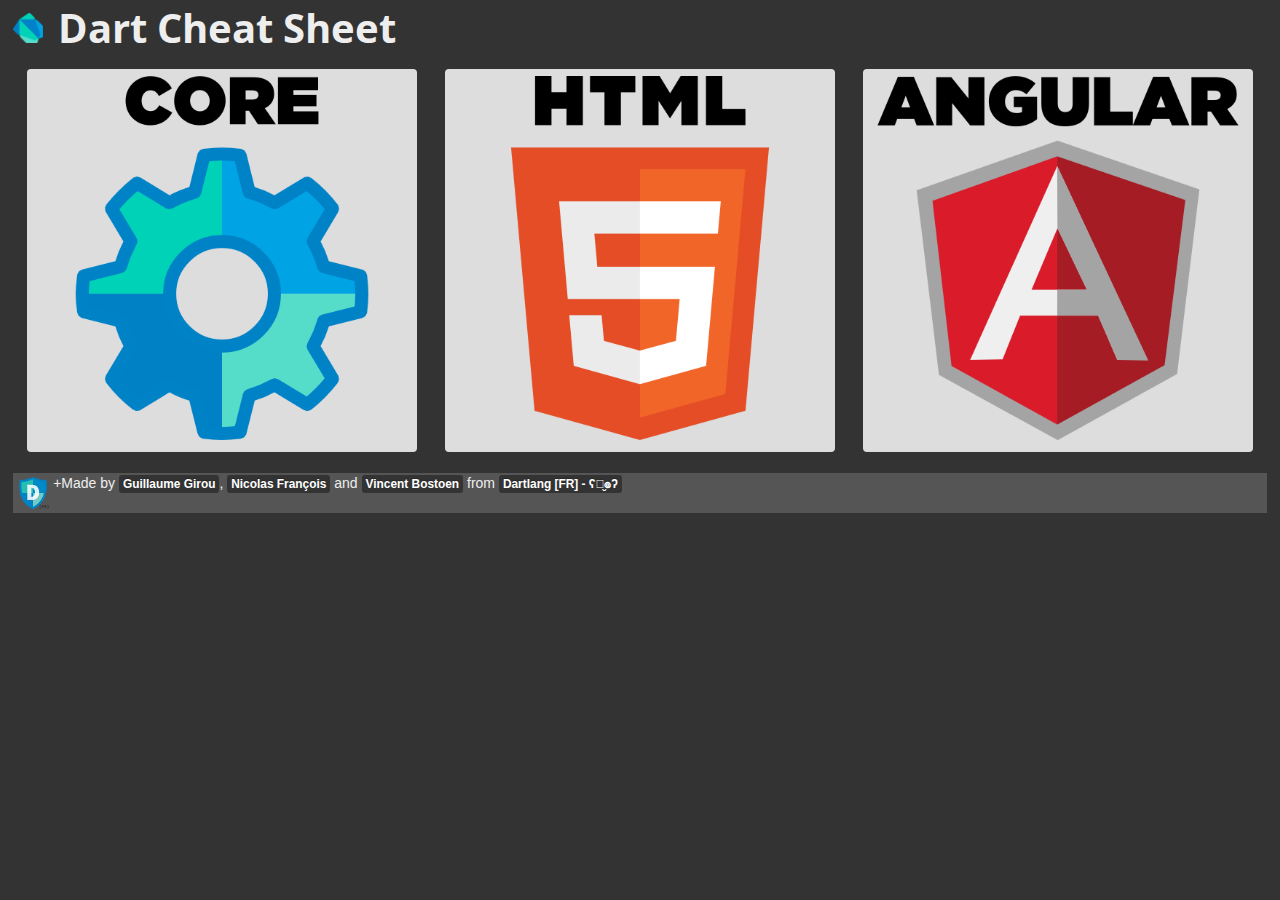
<file: index.html>
<!DOCTYPE html>
<html>
  <head>
    <title>Dart Cheat Sheet</title>
    <meta http-equiv="Content-Type" content="text/html; charset=utf-8" />
    <link href="./favicon.ico" rel="icon" type="image/x-icon" />
    <link href="./favicon.ico" rel="shortcut icon" type="image/x-icon">
    <link href="css/main.css" rel="stylesheet">
    <link href="css/html.css" rel="stylesheet">
    <link href='http://fonts.googleapis.com/css?family=Open+Sans+Condensed:700|Anton' rel='stylesheet' type='text/css'>
    <meta name="description" content="The cheat sheet references main classes and methods from Dart SDK.">
    <meta name="author" content="Guillaume Girou, Nicolas François, Vincent Bostoen">
    <meta name="viewport" content="width=device-width, initial-scale=1, maximum-scale=1">
    <style TYPE="text/css">
      .table {
        display: table; 
        width: 100%;
      }
    </style>
    <!-- Google Analytics -->
    <script>
      (function(i,s,o,g,r,a,m){i['GoogleAnalyticsObject']=r;i[r]=i[r]||function(){
      (i[r].q=i[r].q||[]).push(arguments)},i[r].l=1*new Date();a=s.createElement(o),
      m=s.getElementsByTagName(o)[0];a.async=1;a.src=g;m.parentNode.insertBefore(a,m)
      })(window,document,'script','//www.google-analytics.com/analytics.js','ga');
      
      ga('create', 'UA-42028125-2', 'dartlangfr.net');
      ga('send', 'pageview');
    </script>
  </head>
  <body>
    <div id="header">
      <h1>
        <img alt="Dart Logo" src="img/dart-logo.png"/>
        Dart Cheat Sheet
        <span class="noprint" style="display: inline">
        <span class="g-plusone" data-href="http://dartlangfr.net/dart-cheat-sheet/"></span>
        </span>
      </h1>
    </div>
    <div id="content">
      <div id="welcome">
        <div>
          <div>
            <a href="core.html" class="btn btn-default">
              <img src="img/core.png" style="width: 100%" alt="dart:core">
            </a>
          </div>
          <div>
            <a href="html.html" class="btn btn-default">
              <img src="img/html.png" style="width: 100%" alt="dart:html">
            </a>
          </div>
          <div>
            <a href="angular.html" class="btn btn-default">
              <img src="img/angular.png" style="width: 100%" alt="dart:html">
            </a>
          </div>
        </div>
      </div>
    </div>
    <div id="footer">
      <a href="https://plus.google.com/115816334172157652403">
        <img src="img/dartlangfr.png" alt="Dartlang [FR] - &#661;&#3663;&#814;&#3663;&#660;">
      </a>
      <div>
        +Made by <a href="http://plus.google.com/115049522200141162219"><span>Guillaume Girou</span></a>, <a href="http://plus.google.com/106226789128312528511"><span>Nicolas François</span></a> and <a href="http://plus.google.com/109253530406296308866"><span>Vincent Bostoen</span></a> from 
        <a href="https://plus.google.com/115816334172157652403"><span>Dartlang [FR] - ʕ๏̮๏ʔ</span></a><br>
      </div>
    </div>
    <!-- Google+ +1 button. -->
    <script type="text/javascript" src="https://apis.google.com/js/plusone.js">
      {parsetags: 'explicit'}
    </script>
    <script type="text/javascript">gapi.plusone.go("header");</script>
  </body>
</html>
</file>
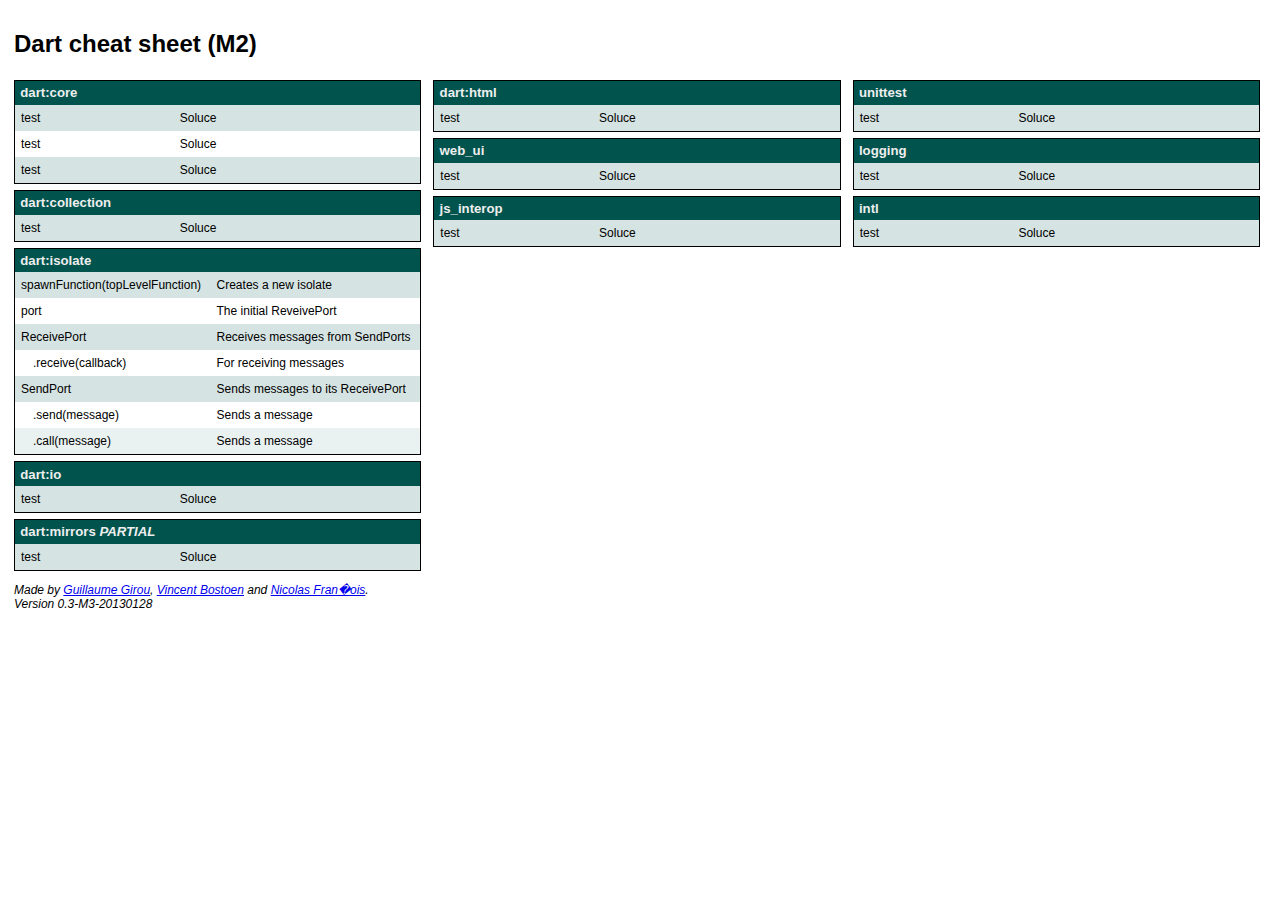
<file: cheatsheetgg.html>
<!doctype html>
<html itemscope="itemscope" itemtype="http://schema.org/WebPage">
<head>
<style type="text/css">
body {
padding: .5em 0 0 .5em;
font-family: "Open Sans","Helvetica Neue",Helvetica,Arial,sans-serif;
color: 333;
font-size: 12px;
-webkit-print-color-adjust: exact;
print-color-adjust: exact;
}

.table {
display: table;
width: 100%;
}

.table>* {
display: table-row;
}

.table>*>* {
display: table-cell;
}

.main {
table-layout: fixed;
}

.main>*>* {
padding: 0 1em 0 0;
}

.package {
border: solid 1px black;
margin: .5em 0 0 0;
overflow: hidden;
}

.package * {
margin: 0;
}

.package h3 {
padding: 0.4em;
font-size: 1.1em;
line-height: 1em;
background-color: #00544d;
color: #EEE;
}

.sheet>*>* {
padding: 0.5em;
}

.sheet>*:nth-child(even) {
background: #FFF;
}

.sheet>*:nth-child(odd) {
background: #d5e3e2;
}

.sheet>*.sub>* {
background: rgba(255,255,255,.5);
}

/*.sheet>*.sub:nth-child(even) {
background: #E8E8E8;
}

.sheet>*.sub:nth-child(odd) {
background: #DDD;
}*/

.sheet .sub>*:first-child {
text-indent: 1em;
}

.footer {
font-style: italic;
}
</style>
<title>Dart cheat sheet</title>
</head>
<body>
<h1>Dart cheat sheet (M2)</h1>
<div class="main table">
<div>
<div>
<div class="package">
<h3>dart:core</h3>
<div class="table sheet">
<div><div>test</div><div>Soluce</div></div>
<div><div>test</div><div>Soluce</div></div>
<div><div>test</div><div>Soluce</div></div>
</div>
</div>

<div class="package">
<h3>dart:collection</h3>
<div class="table sheet">
<div><div>test</div><div>Soluce</div></div>
</div>
</div>

<div class="package">
<h3>dart:isolate</h3>
<div class="table sheet">
<div><div>spawnFunction(topLevelFunction)</div><div>Creates a new isolate</div></div>
<div><div>port</div><div>The initial ReveivePort</div></div>
<div><div>ReceivePort</div><div>Receives messages from SendPorts</div></div>
<div class="sub"><div>.receive(callback)</div><div>For receiving messages</div></div>
<div><div>SendPort</div><div>Sends messages to its ReceivePort</div></div>
<div class="sub"><div>.send(message)</div><div>Sends a message</div></div>
<div class="sub"><div>.call(message)</div><div>Sends a message</div></div>
</div>
</div>

<div class="package">
<h3>dart:io</h3>
<div class="table sheet">
<div><div>test</div><div>Soluce</div></div>
</div>
</div>

<div class="package">
<h3>dart:mirrors <i>PARTIAL</i></h3>
<div class="table sheet">
<div><div>test</div><div>Soluce</div></div>
</div>
</div>
</div>
<div>
<div class="package">
<h3>dart:html</h3>
<div class="table sheet">
<div><div>test</div><div>Soluce</div></div>
</div>
</div>

<div class="package">
<h3>web_ui</h3>
<div class="table sheet">
<div><div>test</div><div>Soluce</div></div>
</div>
</div>

<div class="package">
<h3>js_interop</h3>
<div class="table sheet">
<div><div>test</div><div>Soluce</div></div>
</div>
</div>
</div>
<div>
<div class="package">
<h3>unittest</h3>
<div class="table sheet">
<div><div>test</div><div>Soluce</div></div>
</div>
</div>

<div class="package">
<h3>logging</h3>
<div class="table sheet">
<div><div>test</div><div>Soluce</div></div>
</div>
</div>

<div class="package">
<h3>intl</h3>
<div class="table sheet">
<div><div>test</div><div>Soluce</div></div>
</div>
</div>
</div>
</div>
</div>

<p class="footer">
Made by <a href="#todo">Guillaume Girou</a>, <a href="#todo">Vincent Bostoen</a> and <a href="#todo">Nicolas Fran�ois</a>.<br/>
Version 0.3-M3-20130128<br/>
</p>
</body>
</html>
</file>
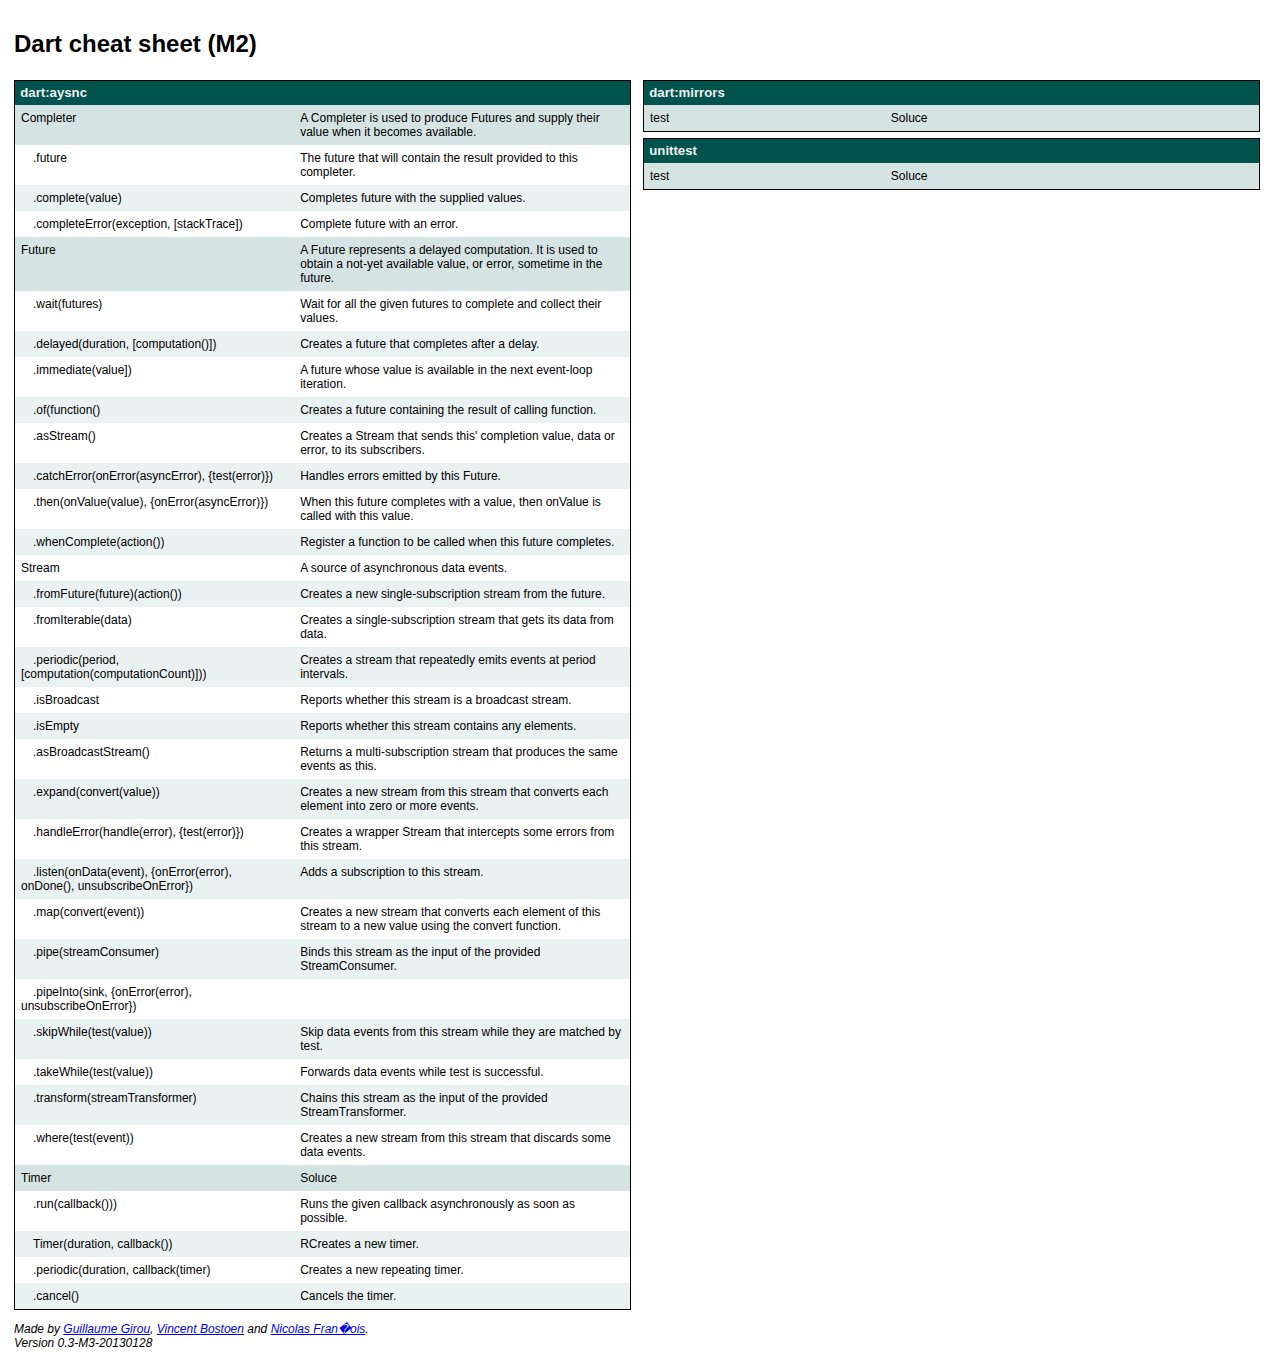
<file: cheatsheetnfr.html>
<!doctype html>
<html itemscope="itemscope" itemtype="http://schema.org/WebPage">
<head>
<style type="text/css">
body {
padding: .5em 0 0 .5em;
font-family: "Open Sans","Helvetica Neue",Helvetica,Arial,sans-serif;
color: 333;
font-size: 12px;
-webkit-print-color-adjust: exact;
print-color-adjust: exact;
}

.table {
display: table;
width: 100%;
}

.table>* {
display: table-row;
}

.table>*>* {
display: table-cell;
}

.main {
table-layout: fixed;
}

.main>*>* {
padding: 0 1em 0 0;
}

.package {
border: solid 1px black;
margin: .5em 0 0 0;
overflow: hidden;
}

.package * {
margin: 0;
}

.package h3 {
padding: 0.4em;
font-size: 1.1em;
line-height: 1em;
background-color: #00544d;
color: #EEE;
}

.sheet>*>* {
padding: 0.5em;
}

.sheet>*:nth-child(even) {
background: #FFF;
}

.sheet>*:nth-child(odd) {
background: #d5e3e2;
}

.sheet>*.sub>* {
background: rgba(255,255,255,.5);
}

/*.sheet>*.sub:nth-child(even) {
background: #E8E8E8;
}

.sheet>*.sub:nth-child(odd) {
background: #DDD;
}*/

.sheet .sub>*:first-child {
text-indent: 1em;
}

.sheet .sub .constructor {

}

.sheet .sub .static {

}

.footer {
font-style: italic;
}
</style>
<title>Dart cheat sheet</title>
</head>
<body>
<h1>Dart cheat sheet (M2)</h1>
<div class="main table">
	<div>
		<div>
			<div class="package">
				<h3>dart:aysnc</h3>
				<div class="table sheet">

					<div><div>Completer<T></div><div>A Completer is used to produce Futures and supply their value when it becomes available.</div></div>
					<div class="sub"><div>.future</div><div>The future that will contain the result provided to this completer.</div></div>
					<!--div class="sub"><div>.isCompleted</div><div>Whether the future has been completed.</div></div-->
					<div class="sub"><div>.complete(value)</div><div>Completes future with the supplied values.</div></div>
					<div class="sub"><div>.completeError(exception, [stackTrace])</div><div>Complete future with an error.</div></div>

					<div><div>Future<T></div><div>A Future represents a delayed computation. It is used to obtain a not-yet available value, or error, sometime in the future.</div></div>
					<div class="sub static"><div>.wait(futures)</div><div>Wait for all the given futures to complete and collect their values.</div></div>
					<div class="sub static"><div>.delayed(duration, [computation()])</div><div>Creates a future that completes after a delay.</div></div>
					<div class="sub constructor"><div>.immediate(value])</div><div>A future whose value is available in the next event-loop iteration.</div></div>
					<div class="sub constructor"><div>.of(function()</div><div>Creates a future containing the result of calling function.</div></div>
					<div class="sub constructor"><div>.asStream()</div><div>Creates a Stream that sends this' completion value, data or error, to its subscribers.</div></div>
					<div class="sub"><div>.catchError(onError(asyncError), {test(error)})</div><div>Handles errors emitted by this Future.</div></div>
					<div class="sub"><div>.then(onValue(value), {onError(asyncError)})</div><div>When this future completes with a value, then onValue is called with this value.</div></div>
					<div class="sub"><div>.whenComplete(action())</div><div>Register a function to be called when this future completes.</div></div>


					<div><div>Stream<T></div><div>A source of asynchronous data events.</div></div>
					<div class="sub constructor"><div>.fromFuture(future)(action())</div><div>Creates a new single-subscription stream from the future.</div></div>
					<div class="sub constructor"><div>.fromIterable(data)</div><div>Creates a single-subscription stream that gets its data from data.</div></div>
					<div class="sub constructor"><div>.periodic(period, [computation(computationCount)]))</div><div>Creates a stream that repeatedly emits events at period intervals.</div></div>
					<!--div class="sub"><div>.first</div><div>Returns the first element.</div></div-->
					<div class="sub"><div>.isBroadcast</div><div>Reports whether this stream is a broadcast stream.</div></div>
					<div class="sub"><div>.isEmpty</div><div>Reports whether this stream contains any elements.</div></div>
					<!--div class="sub"><div>.last</div><div>Returns the last element.</div></div-->
					<!--div class="sub"><div>.any(test(element))</div><div>Checks whether test accepts any element provided by this stream.</div></div-->
					<div class="sub"><div>.asBroadcastStream()</div><div>Returns a multi-subscription stream that produces the same events as this.</div></div>
					<!--div class="sub"><div>.contains(match)</div><div>Checks whether match occurs in the elements provided by this stream.</div></div-->
					<!--div class="sub"><div>.distinct([equals(previous, next)])</div><div>Checks whether test accepts all elements provided by this stream.</div></div-->
					<!--div class="sub"><div>.elementAt(index)</div><div>Returns the value of the indexth data event of this stream.</div></div-->
					<!--div class="sub"><div>.every(test(element))</div><div>Checks whether test accepts all elements provided by this stream.</div></div-->
					<div class="sub"><div>.expand(convert(value))</div><div>Creates a new stream from this stream that converts each element into zero or more events.</div></div>
					<!--div class="sub"><div>.firstWhere(test(value), {defaultValue()})</div><div>Finds the first element of this stream matching test.</div></div-->
					<div class="sub"><div>.handleError(handle(error), {test(error)})</div><div>Creates a wrapper Stream that intercepts some errors from this stream.</div></div>
					<!--div class="sub"><div>.lastWhere(test(value), {defaultValue()})</div><div>Finds the last element in this stream matching test.</div></div-->
					<div class="sub"><div>.listen(onData(event), {onError(error), onDone(), unsubscribeOnError})</div><div>Adds a subscription to this stream.</div></div>
					<div class="sub"><div>.map(convert(event))</div><div>Creates a new stream that converts each element of this stream to a new value using the convert function.</div></div>
					<!--div class="sub"><div>.max([compare(a,b)])</div><div>Finds the largest element in the stream.</div></div-->
					<!--div class="sub"><div>.min([compare(a, b)])</div><div>Finds the least element in the stream.</div></div-->
					<div class="sub"><div>.pipe(streamConsumer)</div><div>Binds this stream as the input of the provided StreamConsumer.</div></div>
					<div class="sub"><div>.pipeInto(sink, {onError(error), unsubscribeOnError})</div><div></div></div>
					<!--div class="sub"><div>.reduce(initialValue, combine(previous, element))</div><div>Reduces a sequence of values by repeatedly applying combine.</div></div-->
					<!--div class="sub"><div>.singleWhere(test(value))</div><div>Finds the single element in this stream matching test.</div></div-->
					<!--div class="sub"><div>.skip(count)</div><div>Skips the first count data events from this stream.</div></div-->
					<div class="sub"><div>.skipWhile(test(value))</div><div>Skip data events from this stream while they are matched by test.</div></div>
					<!--div class="sub"><div>.take(count)</div><div>Provides at most the first n values of this stream.</div></div-->
					<div class="sub"><div>.takeWhile(test(value))</div><div>Forwards data events while test is successful.</div></div>
					<!--div class="sub"><div>.toList()</div><div>Collects the data of this stream in a List</div></div-->
					<!--div class="sub"><div>.toSet()</div><div>Collects the data of this stream in a Set.</div></div-->
					<div class="sub"><div>.transform(streamTransformer)</div><div>Chains this stream as the input of the provided StreamTransformer.</div></div>
					<div class="sub"><div>.where(test(event))</div><div>Creates a new stream from this stream that discards some data events.</div></div>


					<div><div>Timer</div><div>Soluce</div></div>
					<div class="sub static"><div>.run(callback()))</div><div>Runs the given callback asynchronously as soon as possible.</div></div>
					<div class="sub constructor"><div>Timer(duration, callback())</div><div>RCreates a new timer.</div></div>
					<div class="sub constructor"><div>.periodic(duration, callback(timer)</div><div>Creates a new repeating timer.</div></div>
					<div class="sub"><div>.cancel()</div><div>Cancels the timer.</div></div>			


				</div>
			</div>
		</div>

		<div>
			<div class="package">
				<h3>dart:mirrors</h3>
				<div class="table sheet">
					<div><div>test</div><div>Soluce</div></div>
				</div>
			</div>
			
			<div class="package">
				<h3>unittest</h3>
				<div class="table sheet">
					<div><div>test</div><div>Soluce</div></div>
				</div>
			</div>
		</div>
	</div>
</div>


<p class="footer">
Made by <a href="#todo">Guillaume Girou</a>, <a href="#todo">Vincent Bostoen</a> and <a href="#todo">Nicolas Fran�ois</a>.<br/>
Version 0.3-M3-20130128<br/>
</p>
</body>
</html>
</file>
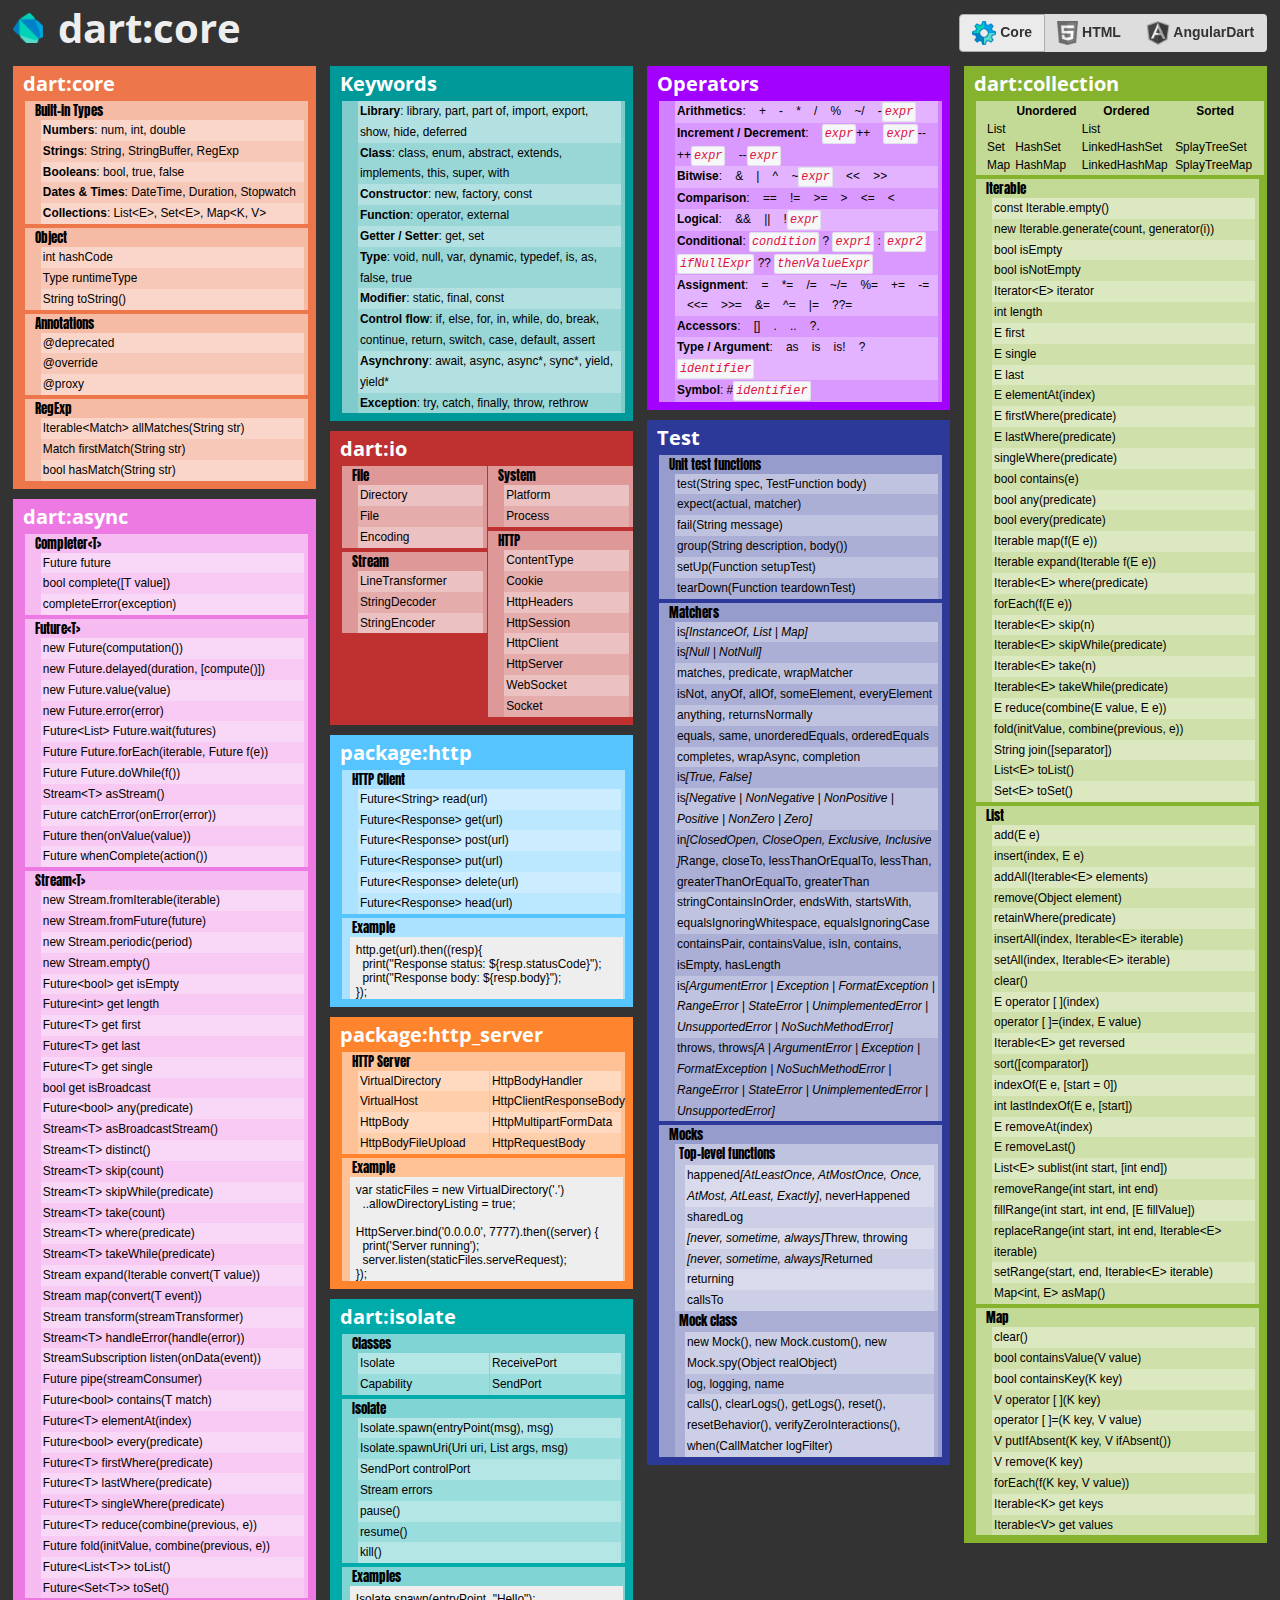
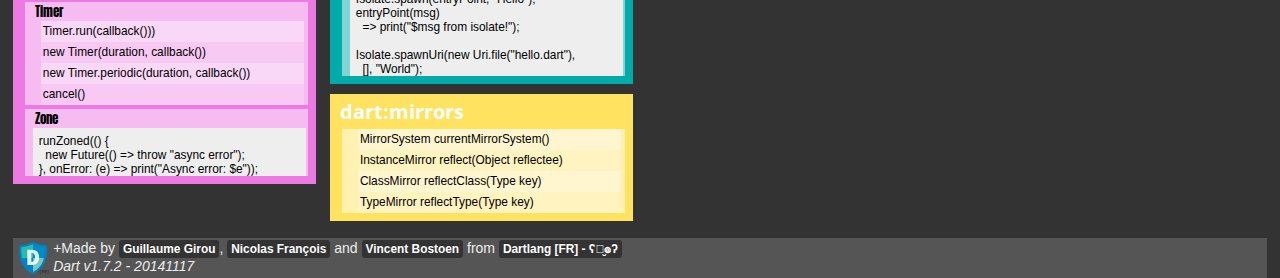
<file: core.html>
<!DOCTYPE html>
<html>
  <head>
    <title>Dart Cheat Sheet [Core]</title>
    <meta http-equiv="Content-Type" content="text/html; charset=utf-8" />
    <link href="./favicon.ico" rel="icon" type="image/x-icon" />
    <link href="./favicon.ico" rel="shortcut icon" type="image/x-icon">
    <link href="css/main.css" rel="stylesheet">
    <link href="css/core.css" rel="stylesheet">
    <link href='http://fonts.googleapis.com/css?family=Open+Sans+Condensed:700%7CAnton' rel='stylesheet' type='text/css'>
    <meta name="description" content="The cheat sheet references main classes and methods from Dart SDK.">
    <meta name="author" content="Guillaume Girou, Nicolas François, Vincent Bostoen">
    <meta name="viewport" content="width=device-width, initial-scale=1, maximum-scale=1">
    <!-- Google Analytics -->
    <script>
      (function(i,s,o,g,r,a,m){i['GoogleAnalyticsObject']=r;i[r]=i[r]||function(){
      (i[r].q=i[r].q||[]).push(arguments)},i[r].l=1*new Date();a=s.createElement(o),
      m=s.getElementsByTagName(o)[0];a.async=1;a.src=g;m.parentNode.insertBefore(a,m)
      })(window,document,'script','//www.google-analytics.com/analytics.js','ga');
      
      ga('create', 'UA-42028125-2', 'dartlangfr.net');
      ga('send', 'pageview');
    </script>
  </head>
  <body>
    <div id="header">
      <h1>
        <img alt="Dart Logo" src="img/dart-logo.png"/>
        dart:core
        <span class="noprint" style="display: inline">
          <span class="g-plusone" data-href="http://dartlangfr.net/dart-cheat-sheet/"></span>
        </span>
      </h1>
      <div class="nav">
        <ul>
          <li>
            <div class="btn-group">
              <a href="core.html" class="btn btn-default active"><img src="img/core32.png" alt="Core"> Core</a>
              <a href="html.html" class="btn btn-default"><img src="img/html32.png" alt="HTML"> HTML</a>
              <a href="angular.html" class="btn btn-default"><img src="img/angular32.png" alt="HTML"> AngularDart</a>
            </div>
          </li>
        </ul>
      </div>
    </div>
    <div id="content">
      <div class="grid">
        <div id="core-section" class="section-container">
          <p>dart:core</p>
          <div class="section">
            <p>Built-in Types</p>
            <ul class="section-content">
              <li><b>Numbers</b>: num, int, double</li>
              <li><b>Strings</b>: String, StringBuffer, RegExp</li>
              <li><b>Booleans</b>: bool, true, false</li>
              <li><b>Dates &amp; Times</b>: DateTime, Duration, Stopwatch</li>
              <li><b>Collections</b>: List&lt;E&gt;, Set&lt;E&gt;, Map&lt;K, V&gt;</li>
            </ul>
          </div>
          <div class="section">
            <p>Object</p>
            <ul class="section-content">
              <li>int hashCode</li>
              <li>Type runtimeType</li>
              <li>String toString()</li>
            </ul>
          </div>
          <div class="section">
            <p>Annotations</p>
            <ul class="section-content">
              <li>@deprecated</li>
              <li>@override</li>
              <li>@proxy</li>
            </ul>
          </div>
          <div class="section">
            <p>RegExp</p>
            <ul class="section-content">
              <li>Iterable&lt;Match&gt; allMatches(String str)</li>
              <li>Match firstMatch(String str)</li>
              <li>bool hasMatch(String str)</li>
            </ul>
          </div>
        </div>
        <div id="async-section" class="section-container">
          <p>dart:async</p>
          <div class="section">
            <p>Completer&lt;T&gt;</p>
            <ul class="section-content">
              <li>Future future</li>
              <li>bool complete([T value])</li>
              <li>completeError(exception)</li>
            </ul>
          </div>
          <div class="section">
            <p>Future&lt;T&gt;</p>
            <ul class="section-content">
              <li>new Future(computation())</li>
              <li>new Future.delayed(duration, [compute()])</li>
              <li>new Future.value(value)</li>
              <li>new Future.error(error)</li>
              <li>Future&lt;List&gt; Future.wait(futures)</li>
              <li>Future Future.forEach(iterable, Future f(e))</li>
              <li>Future Future.doWhile(f())</li>
              <li>Stream&lt;T&gt; asStream()</li>
              <li>Future catchError(onError(error))</li>
              <li>Future then(onValue(value))</li>
              <li>Future whenComplete(action())</li>
            </ul>
          </div>
          <div class="section">
            <p>Stream&lt;T&gt;</p>
            <ul class="section-content">
              <li>new Stream.fromIterable(iterable)</li>
              <li>new Stream.fromFuture(future)</li>
              <li>new Stream.periodic(period)</li>
              <li>new Stream.empty()</li>
              <li>Future&lt;bool&gt; get isEmpty</li>
              <li>Future&lt;int&gt; get length</li>
              <li>Future&lt;T&gt; get first</li>
              <li>Future&lt;T&gt; get last</li>
              <li>Future&lt;T&gt; get single</li>
              <li>bool get isBroadcast</li>
              <li>Future&lt;bool&gt; any(predicate)</li>
              <li>Stream&lt;T&gt; asBroadcastStream()</li>
              <li>Stream&lt;T&gt; distinct()</li>
              <li>Stream&lt;T&gt; skip(count)</li>
              <li>Stream&lt;T&gt; skipWhile(predicate)</li>
              <li>Stream&lt;T&gt; take(count)</li>
              <li>Stream&lt;T&gt; where(predicate)</li>
              <li>Stream&lt;T&gt; takeWhile(predicate)</li>
              <li>Stream expand(Iterable convert(T value))</li>
              <li>Stream map(convert(T event))</li>
              <li>Stream transform(streamTransformer)</li>
              <li>Stream&lt;T&gt; handleError(handle(error))</li>
              <li>StreamSubscription listen(onData(event))</li>
              <li>Future pipe(streamConsumer)</li>
              <li>Future&lt;bool&gt; contains(T match)</li>
              <li>Future&lt;T&gt; elementAt(index)</li>
              <li>Future&lt;bool&gt; every(predicate)</li>
              <li>Future&lt;T&gt; firstWhere(predicate)</li>
              <li>Future&lt;T&gt; lastWhere(predicate)</li>
              <li>Future&lt;T&gt; singleWhere(predicate)</li>
              <li>Future&lt;T&gt; reduce(combine(previous, e))</li>
              <li>Future fold(initValue, combine(previous, e))</li>
              <li>Future&lt;List&lt;T&gt;&gt; toList()</li>
              <li>Future&lt;Set&lt;T&gt;&gt; toSet()</li>
            </ul>
          </div>
          <div class="section">
            <p>Timer</p>
            <ul class="section-content">
              <li>Timer.run(callback()))</li>
              <li>new Timer(duration, callback())</li>
              <li>new Timer.periodic(duration, callback())</li>
              <li>cancel()</li>
            </ul>
          </div>
          <div class="section">
            <p>Zone</p>
            <pre class="lang-dart">
<span class="pln">runZoned</span><span class="pun">(()</span><span class="pln"> </span><span class="pun">{</span><span class="pln">
  </span><span class="kwd">new</span><span class="pln"> </span><span class="typ">Future</span><span class="pun">(()</span><span class="pln"> </span><span class="pun">=&gt;</span><span class="pln"> </span><span class="kwd">throw</span><span class="pln"> </span><span class="str">"async error"</span><span class="pun">);</span><span class="pln">
</span><span class="pun">},</span><span class="pln"> onError</span><span class="pun">:</span><span class="pln"> </span><span class="pun">(</span><span class="pln">e</span><span class="pun">)</span><span class="pln"> </span><span class="pun">=&gt;</span><span class="pln"> </span><span class="kwd">print</span><span class="pun">(</span><span class="str">"Async error: $e"</span><span class="pun">));</span></pre>
          </div>
        </div>
        <div id="keyword-section" class="section-container">
          <p>Keywords</p>
          <div class="section">
            <ul class="section-content">
              <li><b>Library</b>: library, part, part of, import, export, show, hide, deferred</li>
              <li><b>Class</b>: class, enum, abstract, extends, implements, this, super, with</li>
              <li><b>Constructor</b>: new, factory, const</li>
              <li><b>Function</b>: operator, external</li>
              <li><b>Getter / Setter</b>: get, set</li>
              <li><b>Type</b>: void, null, var, dynamic, typedef, is, as, false, true</li>
              <li><b>Modifier</b>: static, final, const</li>
              <li><b>Control flow</b>: if, else, for, in, while, do, break, continue, return, switch, case, default, assert</li>
              <li><b>Asynchrony</b>: await, async, async*, sync*, yield, yield*</li>
              <li><b>Exception</b>: try, catch, finally, throw, rethrow</li>
            </ul>
          </div>
        </div>
        <div id="io-section" class="section-container">
          <p>dart:io</p>
          <div class="section-group">
            <div class="section">
              <p>File</p>
              <ul class="section-content">
                <li>Directory</li>
                <li>File</li>
                <li>Encoding</li>
              </ul>
            </div>
            <div class="section">
              <p>Stream</p>
              <ul class="section-content">
                <li>LineTransformer</li>
                <li>StringDecoder</li>
                <li>StringEncoder</li>
              </ul>
            </div>
            <div class="section">
              <p>System</p>
              <ul class="section-content">
                <li>Platform</li>
                <li>Process</li>
              </ul>
            </div>
            <div class="section">
              <p>HTTP</p>
              <ul class="section-content">
                <li>ContentType</li>
                <li>Cookie</li>
                <li>HttpHeaders</li>
                <li>HttpSession</li>
                <li>HttpClient</li>
                <li>HttpServer</li>
                <li>WebSocket</li>
                <li>Socket</li>
              </ul>
            </div>
          </div>
        </div>
        <div id="http-client-section" class="section-container">
          <p>package:http</p>
            <div class="section">
              <p>HTTP Client</p>
              <ul class="section-content">
                <li>Future&lt;String&gt; read(url)</li>
                <li>Future&lt;Response&gt; get(url)</li>
                <li>Future&lt;Response&gt; post(url)</li>
                <li>Future&lt;Response&gt; put(url)</li>
                <li>Future&lt;Response&gt; delete(url)</li>
                <li>Future&lt;Response&gt; head(url)</li>
              </ul>
            </div>
            <div class="section">
              <p>Example</p>
              <pre class="lang-dart">
<span class="pln">http</span><span class="pun">.</span><span class="kwd">get</span><span class="pun">(</span><span class="pln">url</span><span class="pun">).</span><span class="kwd">then</span><span class="pun">((</span><span class="pln">resp</span><span class="pun">){</span><span class="pln">
  </span><span class="kwd">print</span><span class="pun">(</span><span class="str">"Response status: ${resp.statusCode}"</span><span class="pun">);</span><span class="pln">
  </span><span class="kwd">print</span><span class="pun">(</span><span class="str">"Response body: ${resp.body}"</span><span class="pun">);</span><span class="pln">
</span><span class="pun">});</span></pre>
            </div>
        </div>
        <div id="http-server-section" class="section-container">
          <p>package:http_server</p>
            <div class="section">
              <p>HTTP Server</p>
              <ul class="section-content column2">
                <li>VirtualDirectory</li>
                <li>VirtualHost</li>
                <li>HttpBody</li>
                <li>HttpBodyFileUpload</li>
                <li>HttpBodyHandler</li>
                <li>HttpClientResponseBody</li>
                <li>HttpMultipartFormData</li>
                <li>HttpRequestBody</li>
             </ul>
            </div>
            <div class="section">
              <p>Example</p>
              <pre class="lang-dart">
<span class="kwd">var</span><span class="pln"> staticFiles </span><span class="pun">=</span><span class="pln"> </span><span class="kwd">new</span><span class="pln"> </span><span class="typ">VirtualDirectory</span><span class="pun">(</span><span class="str">'.'</span><span class="pun">)</span><span class="pln">
  </span><span class="pun">..</span><span class="pln">allowDirectoryListing </span><span class="pun">=</span><span class="pln"> </span><span class="kwd">true</span><span class="pun">;</span><span class="pln">

</span><span class="typ">HttpServer</span><span class="pun">.</span><span class="pln">bind</span><span class="pun">(</span><span class="str">'0.0.0.0'</span><span class="pun">,</span><span class="pln"> </span><span class="lit">7777</span><span class="pun">).</span><span class="kwd">then</span><span class="pun">((</span><span class="pln">server</span><span class="pun">)</span><span class="pln"> </span><span class="pun">{</span><span class="pln">
  </span><span class="kwd">print</span><span class="pun">(</span><span class="str">'Server running'</span><span class="pun">);</span><span class="pln">
  server</span><span class="pun">.</span><span class="pln">listen</span><span class="pun">(</span><span class="pln">staticFiles</span><span class="pun">.</span><span class="pln">serveRequest</span><span class="pun">);</span><span class="pln">
</span><span class="pun">});</span></pre>
          </div>
        </div>
        <div id="isolate-section" class="section-container">
          <p>dart:isolate</p>
            <div class="section">
              <p>Classes</p>
              <ul class="section-content column2">
                <li>Isolate</li>
                <li>Capability</li>
                <li>ReceivePort</li>
                <li>SendPort</li>
              </ul>
            </div>
            <div class="section">
              <p>Isolate</p>
              <ul class="section-content">
                <li>Isolate.spawn(entryPoint(msg), msg)</li>
                <li>Isolate.spawnUri(Uri uri, List args, msg)</li>
                <li>SendPort controlPort</li>
                <li>Stream errors</li>
                <li>pause()</li>
                <li>resume()</li>
                <li>kill()</li>
              </ul>
            </div>
            <div class="section">
            <p>Examples</p>
            <pre style="" class="lang-dart"><span class="pln">Isolate</span><span class="pun">.</span><span class="pln">spawn</span><span class="pun">(</span><span class="pln">entryPoint</span><span class="pun">,</span><span class="pln"> </span><span class="str">"Hello"</span><span class="pun">);</span><span class="pln">
</span><span class="pln">entryPoint</span><span class="pun">(</span><span class="pln">msg</span><span class="pun">)</span><span class="pln"> </span><span class="pln">
  </span><span class="pun">=&gt;</span><span class="pln"> print</span><span class="pun">(</span><span class="str">"$msg from isolate!"</span><span class="pun">);</span><span class="pln">

Isolate</span><span class="pun">.</span><span class="pln">spawnUri</span><span class="pun">(</span><span class="kwd">new</span><span class="pln"> Uri</span><span class="pun">.</span><span class="pln">file</span><span class="pun">(</span><span class="str">"hello.dart"</span><span class="pun">),</span><span class="pln">
  </span><span class="pun">[],</span><span class="pln"> </span><span class="str">"World"</span><span class="pun">);</span></pre>
          </div>
        </div>
        <div id="mirrors-section" class="section-container">
          <p>dart:mirrors</p>
          <div class="section">
            <ul class="section-content">
              <li>MirrorSystem currentMirrorSystem()</li>
              <li>InstanceMirror reflect(Object reflectee)</li>
              <li>ClassMirror reflectClass(Type key)</li>
              <li>TypeMirror reflectType(Type key)</li>
            </ul>
          </div>
        </div>
        <div id="operators-section" class="section-container">
          <p>Operators</p>
          <div class="section">
            <ul class="section-content">
              <li><b>Arithmetics</b>: &nbsp;&nbsp; + &nbsp;&nbsp; - &nbsp;&nbsp; * &nbsp;&nbsp; / &nbsp;&nbsp; %
                &nbsp;&nbsp; ~/ &nbsp;&nbsp; -<em class="replaceable"><code>expr</code></em>
              </li>
              <li><b>Increment / Decrement</b>: &nbsp;&nbsp; <em class="replaceable"><code>expr</code></em>++
                &nbsp;&nbsp; <em class="replaceable"><code>expr</code></em>-- &nbsp;&nbsp;
                ++<em class="replaceable"><code>expr</code></em> &nbsp;&nbsp;
                --<em class="replaceable"><code>expr</code></em>
              </li>
              <li><b>Bitwise</b>: &nbsp;&nbsp; &amp; &nbsp;&nbsp; | &nbsp;&nbsp; ^ &nbsp;&nbsp; ~<em class="replaceable"><code>expr</code></em> &nbsp;&nbsp; &lt;&lt; &nbsp;&nbsp; &gt;&gt;</li>
              <li><b>Comparison</b>: &nbsp;&nbsp; == &nbsp;&nbsp; !=
                &nbsp;&nbsp; &gt;= &nbsp;&nbsp; &gt; &nbsp;&nbsp;
                &lt;= &nbsp;&nbsp; &lt; &nbsp;&nbsp; 
              </li>
              <li><b>Logical</b>: &nbsp;&nbsp; &amp;&amp; &nbsp;&nbsp; || &nbsp;&nbsp; !<em class="replaceable"><code>expr</code></em></li>
              <li><b>Conditional</b>: <em class="replaceable"><code>condition</code></em> ?
                <em class="replaceable"><code>expr1</code></em> :
                <em class="replaceable"><code>expr2</code></em><br>
                <em class="replaceable"><code>ifNullExpr</code></em> ??
                <em class="replaceable"><code>thenValueExpr</code></em>
              </li>
              <li><b>Assignment</b>: &nbsp;&nbsp; = &nbsp;&nbsp; *= &nbsp;&nbsp; /=
                &nbsp;&nbsp; ~/= &nbsp;&nbsp; %= &nbsp;&nbsp; += &nbsp;&nbsp; -=
                &nbsp;&nbsp; &lt;&lt;= &nbsp;&nbsp; &gt;&gt;= &nbsp;&nbsp; &amp;=
                &nbsp;&nbsp; ^= &nbsp;&nbsp; |= &nbsp;&nbsp; ??=
              </li>
              <li><b>Accessors</b>: &nbsp;&nbsp; [] &nbsp;&nbsp; . &nbsp;&nbsp; .. &nbsp;&nbsp; ?.</li>
              <li><b>Type / Argument</b>: &nbsp;&nbsp; as &nbsp;&nbsp; is &nbsp;&nbsp; is! &nbsp;&nbsp; ?<em class="replaceable"><code>identifier</code></em></li>
              <li><b>Symbol</b>: #<code>identifier</code></li>
            </ul>
          </div>
        </div>
        <div id="test-section" class="section-container">
          <p>Test</p>
          <div class="section">
            <p>Unit test functions</p>
            <ul class="section-content">
              <li>test(String spec, TestFunction body)</li>
              <li>expect(actual, matcher)</li>
              <li>fail(String message)</li>
              <li>group(String description, body())</li>
              <li>setUp(Function setupTest)</li>
              <li>tearDown(Function teardownTest)</li>
            </ul>
          </div>
          <div class="section">
            <p>Matchers</p>
            <ul class="section-content">
              <li>is<i>[InstanceOf, List | Map]</i></li>
              <li>is<i>[Null | NotNull]</i></li>
              <li>matches, predicate, wrapMatcher</li>
              <li>isNot, anyOf, allOf, someElement, everyElement</li>
              <li>anything, returnsNormally</li>
              <li>equals, same, unorderedEquals, orderedEquals</li>
              <li>completes, wrapAsync, completion</li>
              <li>is<i>[True, False]</i></li>
              <li>is<i>[Negative | NonNegative | NonPositive | Positive | NonZero | Zero]</i></li>
              <li>in<i>[ClosedOpen, CloseOpen, Exclusive, Inclusive ]</i>Range, closeTo, lessThanOrEqualTo, lessThan, greaterThanOrEqualTo, greaterThan</li>
              <li>stringContainsInOrder, endsWith, startsWith, equalsIgnoringWhitespace, equalsIgnoringCase</li>
              <li>containsPair, containsValue, isIn, contains, isEmpty, hasLength</li>
              <li>is<i>[ArgumentError | Exception | FormatException | RangeError | StateError | UnimplementedError | UnsupportedError | NoSuchMethodError]</i></li>
              <li>throws, throws<i>[A | ArgumentError | Exception | FormatException | NoSuchMethodError | RangeError | StateError | UnimplementedError | UnsupportedError]</i></li>
            </ul>
          </div>
          <div class="section">
            <p>Mocks</p>
            <ul class="section-content">
              <li class="section-content">
                <p>Top-level functions</p>
                <ul class="section-content">
                  <li>happened<i>[AtLeastOnce, AtMostOnce, Once, AtMost, AtLeast, Exactly]</i>, neverHappened</li>
                  <li>sharedLog</li>
                  <li><i>[never, sometime, always]</i>Threw, throwing</li>
                  <li><i>[never, sometime, always]</i>Returned</li>
                  <li>returning</li>
                  <li>callsTo</li>
                </ul>
              </li>
              <li class="section-content">
                <p>Mock class</p>
                <ul class="section-content">
                  <li>new Mock(), new Mock.custom(), new Mock.spy(Object realObject)</li>
                  <li>log, logging, name</li>
                  <li>calls(), clearLogs(), getLogs(), reset(), resetBehavior(), verifyZeroInteractions(), when(CallMatcher logFilter)</li>
                </ul>
              </li>
            </ul>
          </div>
        </div>
        <div id="collection-section" class="section-container">
          <p>dart:collection</p>
          <table class="section table table-condensed">
            <thead>
              <tr>
                <th></th>
                <th>Unordered</th>
                <th>Ordered</th>
                <th>Sorted</th>
              </tr>
            </thead>
            <tbody>
              <tr>
                <td>List</td>
                <td></td>
                <td>List</td>
                <td></td>
              </tr>
              <tr>
                <td>Set</td>
                <td>HashSet</td>
                <td>LinkedHashSet</td>
                <td>SplayTreeSet</td>
                <td></td>
              </tr>
              <tr>
                <td>Map</td>
                <td>HashMap</td>
                <td>LinkedHashMap</td>
                <td>SplayTreeMap</td>
              </tr>
            </tbody>
          </table>
          <div class="section">
            <p>Iterable</p>
            <ul class="section-content">
              <li>const Iterable.empty()</li>
              <li>new Iterable.generate(count, generator(i))</li>
              <li>bool isEmpty</li>
              <li>bool isNotEmpty</li>
              <li>Iterator&lt;E&gt; iterator</li>
              <li>int length</li>
              <li>E first</li>
              <li>E single</li>
              <li>E last</li>
              <li>E elementAt(index)</li>
              <li>E firstWhere(predicate)</li>
              <li>E lastWhere(predicate)</li>
              <li>singleWhere(predicate)</li>
              <li>bool contains(e)</li>
              <li>bool any(predicate)</li>
              <li>bool every(predicate)</li>
              <li>Iterable map(f(E e))</li>
              <li>Iterable expand(Iterable f(E e))</li>
              <li>Iterable&lt;E&gt; where(predicate)</li>
              <li>forEach(f(E e))</li>
              <li>Iterable&lt;E&gt; skip(n)</li>
              <li>Iterable&lt;E&gt; skipWhile(predicate)</li>
              <li>Iterable&lt;E&gt; take(n)</li>
              <li>Iterable&lt;E&gt; takeWhile(predicate)</li>
              <li>E reduce(combine(E value, E e))</li>
              <li>fold(initValue, combine(previous, e))</li>
              <li>String join([separator])</li>
              <li>List&lt;E&gt; toList()</li>
              <li>Set&lt;E&gt; toSet()</li>
            </ul>
          </div>
          <div class="section">
            <p>List</p>
            <ul class="section-content">
              <li>add(E e)</li>
              <li>insert(index, E e)</li>
              <li>addAll(Iterable&lt;E&gt; elements)</li>
              <li>remove(Object element)</li>
              <li>retainWhere(predicate)</li>
              <li>insertAll(index, Iterable&lt;E&gt; iterable)</li>
              <li>setAll(index, Iterable&lt;E&gt; iterable)</li>
              <li>clear()</li>
              <li>E operator [&nbsp;](index)</li>
              <li>operator [&nbsp;]=(index, E value)</li>
              <li>Iterable&lt;E&gt; get reversed</li>
              <li>sort([comparator])</li>
              <li>indexOf(E e, [start = 0])</li>
              <li>int lastIndexOf(E e, [start])</li>
              <li>E removeAt(index)</li>
              <li>E removeLast()</li>
              <li>List&lt;E&gt; sublist(int start, [int end])</li>
              <li>removeRange(int start, int end)</li>
              <li>fillRange(int start, int end, [E fillValue])</li>
              <li>replaceRange(int start, int end, Iterable&lt;E&gt; iterable)</li>
              <li>setRange(start, end, Iterable&lt;E&gt; iterable)</li>
              <li>Map&lt;int, E&gt; asMap()</li>
            </ul>
          </div>
          <div class="section">
            <p>Map</p>
            <ul class="section-content">
              <li>clear()</li>
              <li>bool containsValue(V value)</li>
              <li>bool containsKey(K key)</li>
              <li>V operator [&nbsp;](K key)</li>
              <li>operator [&nbsp;]=(K key, V value)</li>
              <li>V putIfAbsent(K key, V ifAbsent())</li>
              <li>V remove(K key)</li>
              <li>forEach(f(K key, V value))</li>
              <li>Iterable&lt;K&gt; get keys</li>
              <li>Iterable&lt;V&gt; get values</li>
            </ul>
          </div>
        </div>
      </div>
    </div>
    <div id="footer">
      <a href="https://plus.google.com/115816334172157652403">
        <img src="img/dartlangfr.png" alt="Dartlang [FR] - &#661;&#3663;&#814;&#3663;&#660;">
      </a>
      <div>
        +Made by <a href="http://plus.google.com/115049522200141162219"><span>Guillaume Girou</span></a>, <a href="http://plus.google.com/106226789128312528511"><span>Nicolas François</span></a> and <a href="http://plus.google.com/109253530406296308866"><span>Vincent Bostoen</span></a> from 
        <a href="https://plus.google.com/115816334172157652403"><span>Dartlang [FR] - &#661;&#3663;&#814;&#3663;&#660;</span></a><br>
        <em>Dart v1.7.2 - 20141117</em><br>
      </div>
    </div>
    <!-- Google+ +1 button. -->
    <script type="text/javascript" src="https://apis.google.com/js/plusone.js">
      {parsetags: 'explicit'}
    </script>
    <script type="text/javascript">gapi.plusone.go("header");</script>
  </body>
</html>
</file>
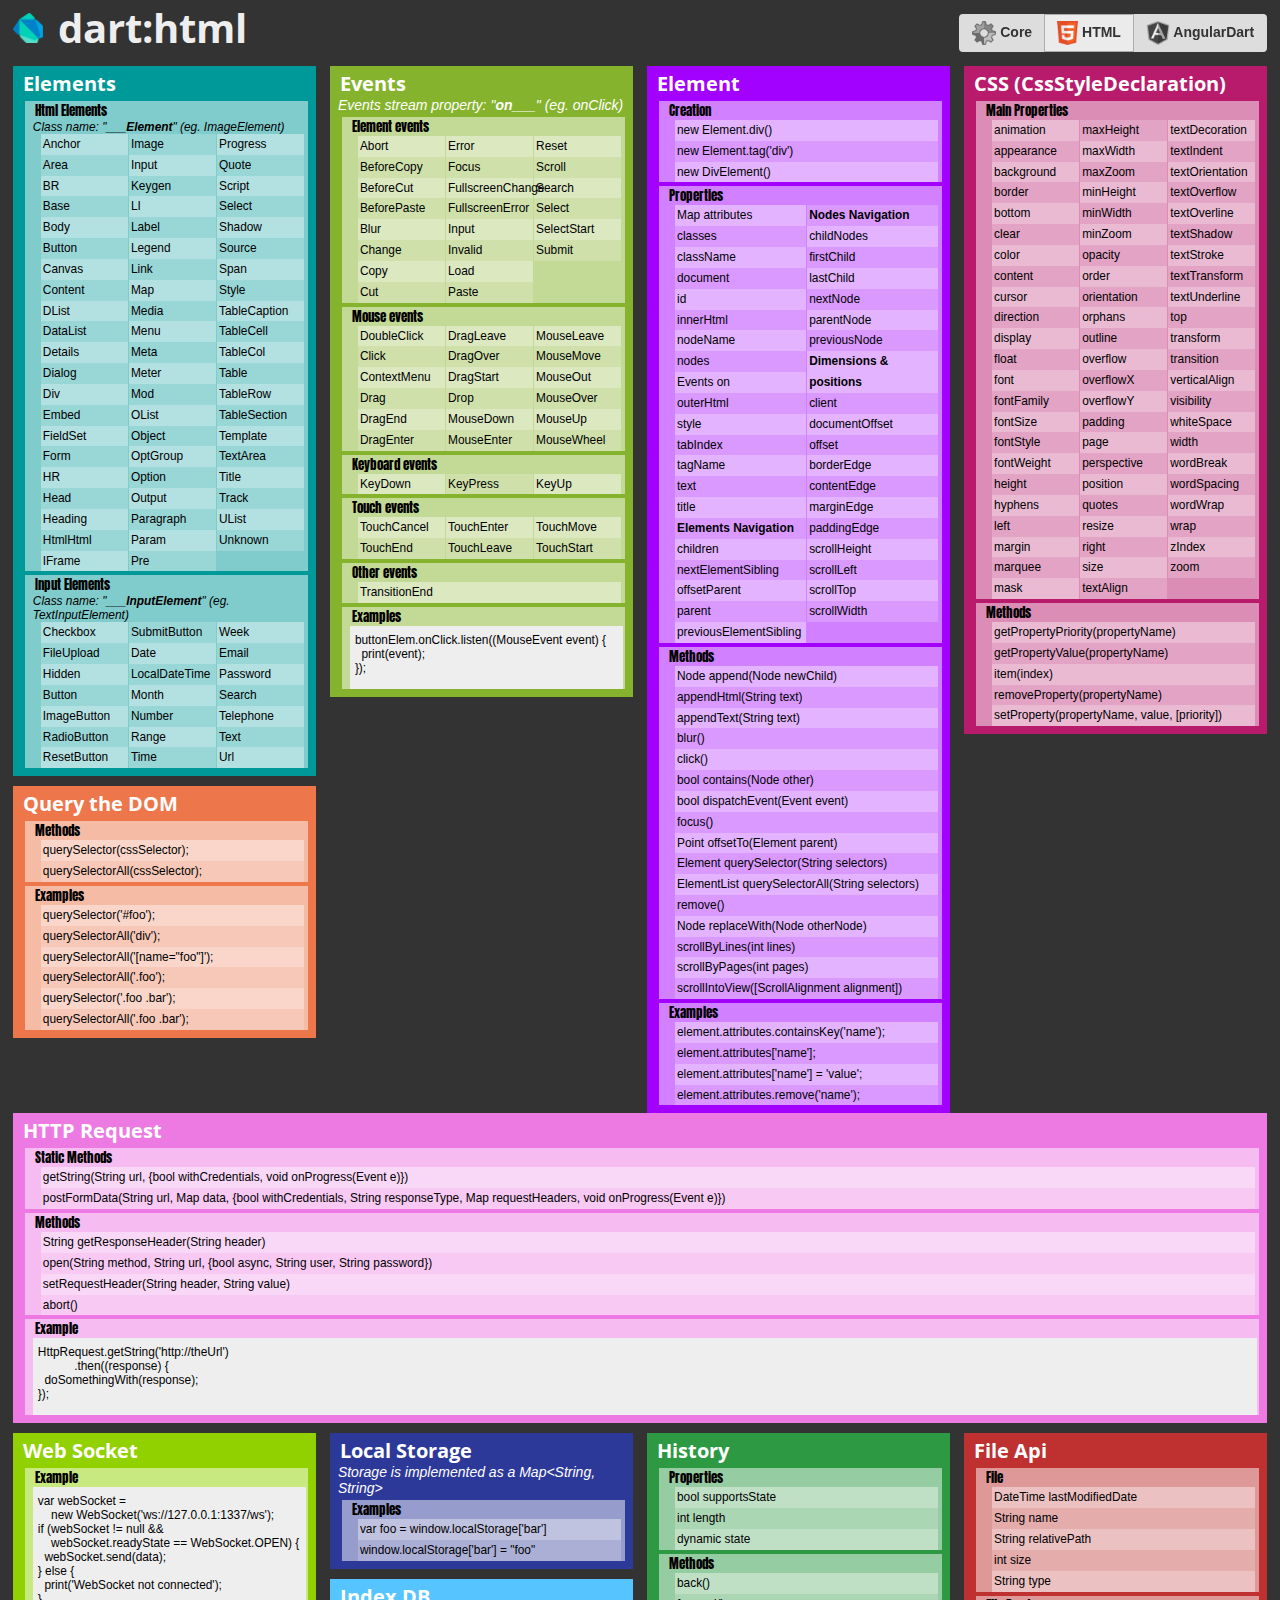
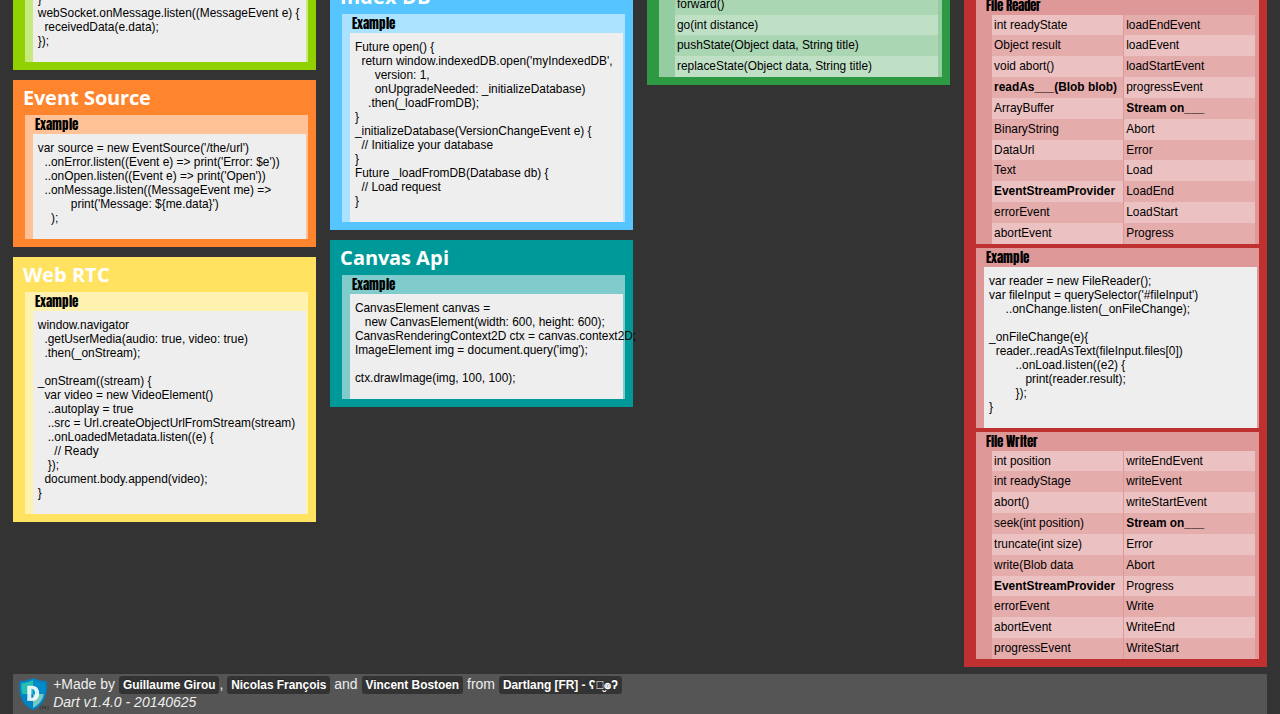
<file: html.html>
<!DOCTYPE html>
<html>
  <head>
    <title>Dart Cheat Sheet [HTML]</title>
    <meta http-equiv="Content-Type" content="text/html; charset=utf-8" />
    <link href="./favicon.ico" rel="icon" type="image/x-icon" />
    <link href="./favicon.ico" rel="shortcut icon" type="image/x-icon">
    <link href="css/main.css" rel="stylesheet">
    <link href="css/html.css" rel="stylesheet">
    <link href='http://fonts.googleapis.com/css?family=Open+Sans+Condensed:700%7CAnton' rel='stylesheet' type='text/css'>
    <meta name="description" content="The cheat sheet references main classes and methods from Dart SDK.">
    <meta name="author" content="Guillaume Girou, Nicolas François, Vincent Bostoen">
    <meta name="viewport" content="width=device-width, initial-scale=1, maximum-scale=1">
    <!-- Google Analytics -->
    <script>
      (function(i,s,o,g,r,a,m){i['GoogleAnalyticsObject']=r;i[r]=i[r]||function(){
      (i[r].q=i[r].q||[]).push(arguments)},i[r].l=1*new Date();a=s.createElement(o),
      m=s.getElementsByTagName(o)[0];a.async=1;a.src=g;m.parentNode.insertBefore(a,m)
      })(window,document,'script','//www.google-analytics.com/analytics.js','ga');
      
      ga('create', 'UA-42028125-2', 'dartlangfr.net');
      ga('send', 'pageview');
    </script>
  </head>
  <body>
    <div id="header">
      <h1>
        <img alt="Dart Logo" src="img/dart-logo.png"/>
        dart:html
        <span class="noprint" style="display: inline">
          <span class="g-plusone" data-href="http://dartlangfr.net/dart-cheat-sheet/"></span>
        </span>
      </h1>
      <div class="nav">
        <ul>
          <li>
            <div class="btn-group">
              <a href="core.html" class="btn btn-default"><img src="img/core32.png" alt="Core"> Core</a>
              <a href="html.html" class="btn btn-default active"><img src="img/html32.png" alt="HTML"> HTML</a>
              <a href="angular.html" class="btn btn-default"><img src="img/angular32.png" alt="HTML"> AngularDart</a>
            </div>
          </li>
        </ul>
      </div>
    </div>
    <div id="content">
      <div class="grid">
        <div id="elements-section" class="section-container">
          <p>Elements</p>
          <div id="html-elements-section" class="section">
            <p>Html Elements</p>
            <i>Class name: "___<b>Element</b>" (eg. ImageElement)</i>
            <ul class="section-content column3">
              <li>Anchor</li>
              <li>Area</li>
              <li>BR</li>
              <li>Base</li>
              <li>Body</li>
              <li>Button</li>
              <li>Canvas</li>
              <li>Content</li>
              <li>DList</li>
              <li>DataList</li>
              <li>Details</li>
              <li>Dialog</li>
              <li>Div</li>
              <li>Embed</li>
              <li>FieldSet</li>
              <li>Form</li>
              <li>HR</li>
              <li>Head</li>
              <li>Heading</li>
              <li>HtmlHtml</li>
              <li>IFrame</li>
              <li>Image</li>
              <li>Input</li>
              <li>Keygen</li>
              <li>LI</li>
              <li>Label</li>
              <li>Legend</li>
              <li>Link</li>
              <li>Map</li>
              <li>Media</li>
              <li>Menu</li>
              <li>Meta</li>
              <li>Meter</li>
              <li>Mod</li>
              <li>OList</li>
              <li>Object</li>
              <li>OptGroup</li>
              <li>Option</li>
              <li>Output</li>
              <li>Paragraph</li>
              <li>Param</li>
              <li>Pre</li>
              <li>Progress</li>
              <li>Quote</li>
              <li>Script</li>
              <li>Select</li>
              <li>Shadow</li>
              <li>Source</li>
              <li>Span</li>
              <li>Style</li>
              <li>TableCaption</li>
              <li>TableCell</li>
              <li>TableCol</li>
              <li>Table</li>
              <li>TableRow</li>
              <li>TableSection</li>
              <li>Template</li>
              <li>TextArea</li>
              <li>Title</li>
              <li>Track</li>
              <li>UList</li>
              <li>Unknown</li>
            </ul>
          </div>
          <div id="input-elements-section" class="section">
            <p>Input Elements</p>
            <i>Class name: "___<b>InputElement</b>" (eg. TextInputElement)</i>
            <ul class="section-content column3">
              <li>Checkbox</li>
              <li>FileUpload</li>
              <li>Hidden</li>
              <li>Button</li>
              <li>ImageButton</li>
              <li>RadioButton</li>
              <li>ResetButton</li>
              <li>SubmitButton</li>
              <li>Date</li>
              <li>LocalDateTime</li>
              <li>Month</li>
              <li>Number</li>
              <li>Range</li>
              <li>Time</li>
              <li>Week</li>
              <li>Email</li>
              <li>Password</li>
              <li>Search</li>
              <li>Telephone</li>
              <li>Text</li>
              <li>Url</li>
            </ul>
          </div>
        </div>
        <div id="query-dom-section" class="section-container">
          <p>Query the DOM</p>
          <div class="section">
            <p>Methods</p>
            <ul class="section-content">
              <li>querySelector(cssSelector);</li>
              <li>querySelectorAll(cssSelector);</li>
            </ul>
          </div>
          <div class="section">
            <p>Examples</p>
             <ul class="section-content">
                <li>querySelector(<span class="str">'#foo'</span>);</li>
                <li>querySelectorAll(<span class="str">'div'</span>);</li>
                <li>querySelectorAll(<span class="str">'[name="foo"]'</span>);</li>
                <li>querySelectorAll(<span class="str">'.foo'</span>);</li>
                <li>querySelector(<span class="str">'.foo .bar'</span>);</li>
                <li>querySelectorAll(<span class="str">'.foo .bar'</span>);</li>
              </ul>
          </div>
        </div>
        <div id="events-section" class="section-container">
          <p>Events</p>
          <i>Events stream property: "<b>on</b>___" (eg. onClick)</i>
          <div class="section">
            <p>Element events</p>
            <ul class="section-content column3">
              <li>Abort</li>
              <li>BeforeCopy</li>
              <li>BeforeCut</li>
              <li>BeforePaste</li>
              <li>Blur</li>
              <li>Change</li>
              <li>Copy</li>
              <li>Cut</li>
              <li>Error</li>
              <li>Focus</li>
              <li>FullscreenChange</li>
              <li>FullscreenError</li>
              <li>Input</li>
              <li>Invalid</li>
              <li>Load</li>
              <li>Paste</li>
              <li>Reset</li>
              <li>Scroll</li>
              <li>Search</li>
              <li>Select</li>
              <li>SelectStart</li>
              <li>Submit</li>
            </ul>
          </div>
          <div class="section">
            <p>Mouse events</p>
            <ul class="section-content column3">
              <li>DoubleClick</li>
              <li>Click</li>
              <li>ContextMenu</li>
              <li>Drag</li>
              <li>DragEnd</li>
              <li>DragEnter</li>
              <li>DragLeave</li>
              <li>DragOver</li>
              <li>DragStart</li>
              <li>Drop</li>
              <li>MouseDown</li>
              <li>MouseEnter</li>
              <li>MouseLeave</li>
              <li>MouseMove</li>
              <li>MouseOut</li>
              <li>MouseOver</li>
              <li>MouseUp</li>
              <li>MouseWheel</li>
            </ul>
          </div>
          <div class="section">
            <p>Keyboard events</p>
            <ul class="section-content column3">
              <li>KeyDown</li>
              <li>KeyPress</li>
              <li>KeyUp</li>
            </ul>
          </div>
          <div class="section">
            <p>Touch events</p>
            <ul class="section-content column3">
              <li>TouchCancel</li>
              <li>TouchEnd</li>
              <li>TouchEnter</li>
              <li>TouchLeave</li>
              <li>TouchMove</li>
              <li>TouchStart</li>
            </ul>
          </div>
          <div class="section">
            <p>Other events</p>
            <ul class="section-content">
              <li>TransitionEnd</li>
            </ul>
          </div>
          <div class="section">
            <p>Examples</p>
            <pre class="lang-dart">
<span class="var">buttonElem</span>.onClick.listen((<span class="typ">MouseEvent</span> event) {
  print(event);
});
            </pre>
          </div>
        </div>
        <div id="element-section" class="section-container">
          <p>Element</p>
          <div class="section">
            <p>Creation</p>
            <ul class="section-content">
              <li>new Element.div()</li>
              <li>new Element.tag('div')</li>
              <li>new DivElement()</li>
            </ul>
          </div>
          <div class="section">
            <p>Properties</p>
            <ul class="section-content column2">
              <li>Map attributes</li>
              <li>classes</li>
              <li>className</li>
              <li>document</li>
              <li>id</li>
              <li>innerHtml</li>
              <li>nodeName</li>
              <li>nodes</li>
              <li>Events on</li>
              <li>outerHtml</li>
              <li>style</li>
              <li>tabIndex</li>
              <li>tagName</li>
              <li>text</li>
              <li>title</li>
              <li><b>Elements Navigation</b></li>
              <li>children</li>
              <li>nextElementSibling</li>
              <li>offsetParent</li>
              <li>parent</li>
              <li>previousElementSibling</li>
              <li><b>Nodes Navigation</b></li>
              <li>childNodes</li>
              <li>firstChild</li>
              <li>lastChild</li>
              <li>nextNode</li>
              <li>parentNode</li>
              <li>previousNode</li>
              <li><b>Dimensions &amp; positions</b></li>
              <li>client</li>
              <li>documentOffset</li>
              <li>offset</li>
              <li>borderEdge</li>
              <li>contentEdge</li>
              <li>marginEdge</li>
              <li>paddingEdge</li>
              <li>scrollHeight</li>
              <li>scrollLeft</li>
              <li>scrollTop</li>
              <li>scrollWidth</li>
            </ul>
          </div>
          <div class="section">
            <p>Methods</p>
            <ul class="section-content">
              <li>Node append(Node newChild)</li>
              <li>appendHtml(String text)</li>
              <li>appendText(String text)</li>
              <li>blur()</li>
              <li>click()</li>
              <li>bool contains(Node other)</li>
              <li>bool dispatchEvent(Event event)</li>
              <li>focus()</li>
              <li>Point offsetTo(Element parent)</li>
              <li>Element querySelector(String selectors)</li>
              <li>ElementList querySelectorAll(String selectors)</li>
              <li>remove()</li>
              <li>Node replaceWith(Node otherNode)</li>
              <li>scrollByLines(int lines)</li>
              <li>scrollByPages(int pages)</li>
              <li>scrollIntoView([ScrollAlignment alignment])</li>
            </ul>
          </div>
          <div class="section">
            <p>Examples</p>
            <ul class="section-content">
              <li>element.attributes.containsKey('name');</li>
              <li>element.attributes['name'];</li>
              <li>element.attributes['name'] = 'value';</li>
              <li>element.attributes.remove('name');</li>
            </ul>
          </div>
        </div>
        <div id="css-section" class="section-container">
          <p>CSS (CssStyleDeclaration)</p>
          <div class="section">
            <p>Main Properties</p>
            <ul class="section-content column3">
              <li>animation</li>
              <li>appearance</li>
              <li>background</li>
              <li>border</li>
              <li>bottom</li>
              <li>clear</li>
              <li>color</li>
              <li>content</li>
              <li>cursor</li>
              <li>direction</li>
              <li>display</li>
              <li>float</li>
              <li>font</li>
              <li>fontFamily</li>
              <li>fontSize</li>
              <li>fontStyle</li>
              <li>fontWeight</li>
              <li>height</li>
              <li>hyphens</li>
              <li>left</li>
              <li>margin</li>
              <li>marquee</li>
              <li>mask</li>
              <li>maxHeight</li>
              <li>maxWidth</li>
              <li>maxZoom</li>
              <li>minHeight</li>
              <li>minWidth</li>
              <li>minZoom</li>
              <li>opacity</li>
              <li>order</li>
              <li>orientation</li>
              <li>orphans</li>
              <li>outline</li>
              <li>overflow</li>
              <li>overflowX</li>
              <li>overflowY</li>
              <li>padding</li>
              <li>page</li>
              <li>perspective</li>
              <li>position</li>
              <li>quotes</li>
              <li>resize</li>
              <li>right</li>
              <li>size</li>
              <li>textAlign</li>
              <li>textDecoration</li>
              <li>textIndent</li>
              <li>textOrientation</li>
              <li>textOverflow</li>
              <li>textOverline</li>
              <li>textShadow</li>
              <li>textStroke</li>
              <li>textTransform</li>
              <li>textUnderline</li>
              <li>top</li>
              <li>transform</li>
              <li>transition</li>
              <li>verticalAlign</li>
              <li>visibility</li>
              <li>whiteSpace</li>
              <li>width</li>
              <li>wordBreak</li>
              <li>wordSpacing</li>
              <li>wordWrap</li>
              <li>wrap</li>
              <li>zIndex</li>
              <li>zoom</li>
            </ul>
          </div>
          <div class="section">
            <p>Methods</p>
            <ul class="section-content">
              <li>getPropertyPriority(propertyName)</li>
              <li>getPropertyValue(propertyName)</li>
              <li>item(index)</li>
              <li>removeProperty(propertyName)</li>
              <li>setProperty(propertyName, value, [priority])</li>
            </ul>
          </div>
        </div>
        <div id="http-request-section" class="section-container">
          <p>HTTP Request</p>
          <div class="section">
            <p>Static Methods</p>
            <ul class="section-content">
              <li>getString(String url, {bool withCredentials, void onProgress(Event e)})</li>
              <li>postFormData(String url, Map data, {bool withCredentials, String responseType, Map requestHeaders, void onProgress(Event e)})</li>
            </ul>
          </div>
          <div class="section">
            <p>Methods</p>
            <ul class="section-content">
              <li>String getResponseHeader(String header)</li>
              <li>open(String method, String url, {bool async, String user, String password}) </li>
              <li>setRequestHeader(String header, String value)</li>
              <li>abort()</li>
            </ul>
          </div>
          <div class="section">
            <p>Example</p>
            <pre class="lang-dart">
<span class="typ">HttpRequest</span>.getString(<span class="str">'http://theUrl'</span>)
           .then((<span class="var">response</span>) {
  doSomethingWith(<span class="var">response</span>);
});
          </pre>
          </div>
        </div>
        <div id="web-socket-section" class="section-container">
          <p>Web Socket</p>
          <div class="section">
            <p>Example</p>
            <pre  class="lang-dart">
<span class="kwd">var</span> <span class="var">webSocket</span> =
    <span class="kwd">new</span> <span class="typ">WebSocket</span>(<span class="str">'ws://127.0.0.1:1337/ws'</span>);
if (<span class="var">webSocket</span> != <span class="kwd">null</span> &&
    <span class="var">webSocket</span>.readyState == <span class="typ">WebSocket</span>.OPEN) {
  <span class="var">webSocket</span>.send(data);
} else {
  print(<span class="str">'WebSocket not connected'</span>);
}
<span class="var">webSocket</span>.onMessage.listen((<span class="typ">MessageEvent</span> <span class="var">e</span>) {
  receivedData(<span class="var">e</span>.data);
});
            </pre>
          </div>
        </div> 
        <div id="event-source-section" class="section-container">
          <p>Event Source</p>
          <div class="section">
            <p>Example</p>
            <pre class="lang-dart">
<span class="kwd">var</span> <span class="var">source</span> = <span class="kwd">new</span> <span class="typ">EventSource</span>(<span class="str">'/the/url'</span>)
  ..onError.listen((<span class="typ">Event</span> <span class="var">e</span>) => print(<span class="str">'Error: $e'</span>))
  ..onOpen.listen((<span class="typ">Event</span> <span class="var">e</span>) => print(<span class="str">'Open'</span>))
  ..onMessage.listen((<span class="typ">MessageEvent</span> <span class="var">me</span>) =>
          print(<span class="str">'Message: ${me.data}'</span>)
    );
              </pre>
          </div>
        </div>
        <div id="web-rtc-section" class="section-container">
          <p>Web RTC</p>
          <div class="section">
            <p>Example</p>
            <pre class="lang-dart">
<span class="var">window</span>.navigator
  .getUserMedia(audio: <span class="kwd">true</span>, video: <span class="kwd">true</span>)
  .then(_onStream);

_onStream((<span class="var">stream</span>) {
  <span class="kwd">var</span> <span class="var">video</span> = <span class="kwd">new</span> <span class="typ">VideoElement</span>()
   ..autoplay = <span class="kwd">true</span>
   ..src = <span class="typ">Url</span>.createObjectUrlFromStream(<span class="var">stream</span>)
   ..onLoadedMetadata.listen((<span class="var">e</span>) {
     <span class="com">// Ready</span>
   });
  <span class="var">document</span>.body.append(<span class="var">video</span>);
}
              </pre>
          </div>
        </div>
        <div id="local-storage-section" class="section-container">
          <p>Local Storage</p>
          <i>Storage is implemented as a Map&lt;String, String&gt;</i>
          <div class="section">
            <p>Examples</p>
            <ul class="section-content samples">
              <li>var foo = window.localStorage['bar']</li>
              <li>window.localStorage['bar'] = "foo"</li>
            </ul>
          </div>
        </div>
        <div id="index-db-section" class="section-container">
          <p>Index DB</p>
          <div class="section">
            <p>Example</p>
            <pre  class="lang-dart">
<span class="typ">Future</span> open() {
  <span class="kwd">return</span> <span class="var">window</span>.indexedDB.open(<span class="str">'myIndexedDB'</span>,
      version: <span class="lit">1</span>,
      onUpgradeNeeded: _initializeDatabase)
    .then(_loadFromDB);
}
_initializeDatabase(<span class="typ">VersionChangeEvent</span> e) {
  <span class="com">// Initialize your database</span>
}
<span class="typ">Future</span> _loadFromDB(<span class="typ">Database</span> db) {
  <span class="com">// Load request</span>
}
                </pre>
          </div>
        </div>        
        <div id="canvas-section" class="section-container">
          <p>Canvas Api</p>
          <div class="section">
            <p>Example</p>
            <pre class="lang-dart">
<span class="typ">CanvasElement</span> <span class="var">canvas</span> =
   <span class="kwd">new</span> <span class="typ">CanvasElement</span>(width: <span class="lit">600</span>, height: <span class="lit">600</span>);
<span class="typ">CanvasRenderingContext2D</span> <span class="var">ctx</span> = <span class="var">canvas</span>.context2D;
<span class="typ">ImageElement</span> <span class="var">img</span> = <span class="var">document</span>.query(<span class="str">'img'</span>);

<span class="var">ctx</span>.drawImage(img, <span class="lit">100</span>, <span class="lit">100</span>);
                </pre>
          </div>
        </div>
        <div id="history-section" class="section-container">
          <p>History</p>
          <div class="section">
            <p>Properties</p>
            <ul class="section-content">
              <li>bool supportsState</li>
              <li>int length</li>
              <li>dynamic state</li>
            </ul>
          </div>
          <div class="section">
            <p>Methods</p>
            <ul class="section-content">
              <li>back()</li>
              <li>forward()</li>
              <li>go(int distance)</li>
              <li>pushState(Object data, String title)</li>
              <li>replaceState(Object data, String title)</li>
            </ul>
          </div>
        </div>
        <div id="file-api-section" class="section-container">
          <p>File Api</p>
          <div class="section">
            <p>File</p>
            <ul class="section-content">
              <li>DateTime lastModifiedDate</li>
              <li>String name</li>
              <li>String relativePath</li>
              <li>int size</li>
              <li>String type</li>
            </ul>
          </div>
          <div class="section">
            <p>File Reader</p>
            <ul class="section-content column2">
              <li>int readyState</li>
              <li>Object result</li>
              <li>void abort()</li>
              <li><b>readAs___(Blob blob)</b></li>
              <li>ArrayBuffer</li>
              <li>BinaryString</li>
              <li>DataUrl</li>
              <li>Text</li>
              <li><b>EventStreamProvider</b></li>
              <li>errorEvent</li>
              <li>abortEvent</li>
              <li>loadEndEvent</li>
              <li>loadEvent</li>
              <li>loadStartEvent</li>
              <li>progressEvent</li>
              <li><b>Stream on___</b></li>
              <li>Abort</li>
              <li>Error</li>
              <li>Load</li>
              <li>LoadEnd</li>
              <li>LoadStart</li>
              <li>Progress</li>
            </ul>
          </div>
          <div class="section">
            <p>Example</p>
            <pre class="lang-dart">
<span class="kwd">var</span> <span class="var">reader</span> = <span class="kwd">new</span> <span class="typ">FileReader</span>();
<span class="kwd">var</span> <span class="var">fileInput</span> = querySelector(<span class="str">'#fileInput'</span>)
     ..onChange.listen(_onFileChange);

_onFileChange(<span class="var">e</span>){
  <span class="var">reader</span>..readAsText(fileInput.files[<span class="lit">0</span>])
        ..onLoad.listen((<span class="var">e2</span>) {
           print(reader.result);      
        });
}
                </pre>
          </div>
          <div class="section">
            <p>File Writer</p>
            <ul class="section-content column2">
              <li>int position</li>
              <li>int readyStage</li>
              <li>abort()</li>
              <li>seek(int position)</li>
              <li>truncate(int size)</li>
              <li>write(Blob data</li>
              <li><b>EventStreamProvider</b></li>
              <li>errorEvent</li>
              <li>abortEvent</li>
              <li>progressEvent</li>
              <li>writeEndEvent</li>
              <li>writeEvent</li>
              <li>writeStartEvent</li>
              <li><b>Stream on___</b></li>
              <li>Error</li>
              <li>Abort</li>
              <li>Progress</li>
              <li>Write</li>
              <li>WriteEnd</li>
              <li>WriteStart</li>
            </ul>
          </div>
        </div>
      </div>
    </div>
    <div id="footer">
      <a href="https://plus.google.com/115816334172157652403">
        <img src="img/dartlangfr.png" alt="Dartlang [FR] - &#661;&#3663;&#814;&#3663;&#660;">
      </a>
      <div>
        +Made by <a href="http://plus.google.com/115049522200141162219"><span>Guillaume Girou</span></a>, <a href="http://plus.google.com/106226789128312528511"><span>Nicolas François</span></a> and <a href="http://plus.google.com/109253530406296308866"><span>Vincent Bostoen</span></a> from 
        <a href="https://plus.google.com/115816334172157652403"><span>Dartlang [FR] - &#661;&#3663;&#814;&#3663;&#660;</span></a><br>
        <em>Dart v1.4.0 - 20140625</em><br>
      </div>
    </div>
    <!-- Google+ +1 button. -->
    <script type="text/javascript" src="https://apis.google.com/js/plusone.js">
      {parsetags: 'explicit'}
    </script>
    <script type="text/javascript">gapi.plusone.go("header");</script>
  </body>
</html>
</file>
<file: css/main.css>
body{
	margin: 0;
	padding: 0 1%;
	background-color: #333;
	font-family: "Helvetica Neue", Helvetica, Arial, sans-serif;
	font-size: 14px;
	width: 100%;
	height: 100%;
}

h1 {
	color: #eee;
	font-size: 2.85em;
	margin: 0;	
}

h1 img {
	height: 0.75em;
	margin: 0 5px 0 0;
	vertical-align: baseline;
}

code {
	padding: 2px;
	color: #d14;
	white-space: nowrap;
	background-color: #f7f7f9;
	border: 1px solid #e1e1e8;
	font-family: Monaco, Menlo, Consolas, "Courier New", monospace;
	font-size: 1em;
	-webkit-border-radius: 3px;
	-moz-border-radius: 3px;
	border-radius: 3px;
	font-style: italic;
}

.btn-default:hover, .btn-default:focus, .btn-default:active, .btn-default.active, .open .dropdown-toggle.btn-default {
  color: #333;
  background-color: #ebebeb;
  border-color: #adadad;
}

.btn-default {
  color: #333;
  background-color: #ddd;
  border-color: #ccc;
}

.nav .btn-default {
  filter: url("data:image/svg+xml;utf8,<svg xmlns=\'http://www.w3.org/2000/svg\'><filter id=\'grayscale\'><feColorMatrix type=\'matrix\' values=\'0.3333 0.3333 0.3333 0 0 0.3333 0.3333 0.3333 0 0 0.3333 0.3333 0.3333 0 0 0 0 0 1 0\'/></filter></svg>#grayscale");
  filter: gray;
  -webkit-filter: grayscale(1);
}

.btn-default.active, .btn-default:hover {
    filter: none !important;
    -webkit-filter: grayscale(0) !important;
}

.btn-default.disabled, .btn-default[disabled], fieldset[disabled] .btn-default, .btn-default.disabled:hover, .btn-default[disabled]:hover, fieldset[disabled] .btn-default:hover, .btn-default.disabled:focus, .btn-default[disabled]:focus, fieldset[disabled] .btn-default:focus, .btn-default.disabled:active, .btn-default[disabled]:active, fieldset[disabled] .btn-default:active, .btn-default.disabled.active, .btn-default[disabled].active, fieldset[disabled] .btn-default.active {
  background-color: #ddd;
  border-color: #ccc;
}

.btn.disabled, .btn[disabled], fieldset[disabled] .btn {
  pointer-events: none;
  cursor: not-allowed;
  opacity: .65;
  filter: alpha(opacity=65);
  -webkit-box-shadow: none;
  box-shadow: none;
}

.btn:hover, .btn:focus {
  color: #333;
  text-decoration: none;
}

.btn {
  display: inline-block;
  padding: 6px 12px;
  margin-bottom: 0;
  font-size: 14px;
  font-weight: normal;
  line-height: 1.428571429;
  text-align: center;
  white-space: nowrap;
  vertical-align: middle;
  cursor: pointer;
  background-image: none;
  border: 1px solid transparent;
  border-radius: 4px;
  -webkit-user-select: none;
  -moz-user-select: none;
  -ms-user-select: none;
  -o-user-select: none;
  user-select: none;
}

.btn-group>.btn:first-child:not(:last-child):not(.dropdown-toggle) {
  border-top-right-radius: 0;
  border-bottom-right-radius: 0;
}
.btn-group>.btn:first-child {
  margin-left: 0;
}
.btn-group>.btn, .btn-group-vertical>.btn {
  position: relative;
  float: left;
}
.btn-group>.btn:not(:first-child):not(:last-child):not(.dropdown-toggle) {
  border-radius: 0;
}
.btn-group .btn+.btn, .btn-group .btn+.btn-group, .btn-group .btn-group+.btn, .btn-group .btn-group+.btn-group {
  margin-left: -1px;
}
.btn-group>.btn:hover, .btn-group-vertical>.btn:hover, .btn-group>.btn:focus, .btn-group-vertical>.btn:focus, .btn-group>.btn:active, .btn-group-vertical>.btn:active, .btn-group>.btn.active, .btn-group-vertical>.btn.active {
  z-index: 2;
}
.btn-group>.btn:last-child:not(:first-child), .btn-group>.dropdown-toggle:not(:first-child) {
  border-bottom-left-radius: 0;
  border-top-left-radius: 0;
}

/* Dart lint */
pre {
  background-color: #EEEEEE;
  padding-top: 0.5em;
  padding-left: 0.5em;
  margin: 0;
  font-family: Arial;
  font-size: 1em;
}

/* Type */
.dart-code .typ {
  color: #2b91af;
}

/* String */
.dart-code .str {
  color: #800000;
}

/* Keyword */
.dart-code .kwd {
  color: #00008b;
}

/* Literal */
.dart-code .lit {
  color: #800000;
}

/* Comment */
.dart-code .com {
  color: gray;
}

/* Variable */
.dart-code .var {
  color: #7F1294;
}

/* Plain */
.dart-code .pln {
  color: #000000;
}

/* Punctuation */
.dart-code .pun {
  color: #000000;
}

/* String */
.lang-html .str{color:#800000}
/* Keyword */
.lang-html .kwd{color:#00008b}
/* Comment */
.lang-html .com{color:#808080}
/* Type */
.lang-html .typ{color:#2b91af}
/* Literal */
.lang-html .lit{color:#800000}
/* Punctuation */
.lang-html .pun{color:#000}
/* Plain */
.lang-html .pln{color:#000}
/* Tag */
.lang-html .tag{color:#800000}
/* Html attribute name */
.lang-html .atn{color:#f00}
/* Html attribute value */
.lang-html .atv{color:#00f}
/* Decimal */
.lang-html .dec{color:#800080}

#header, #content, #footer {
	width: 100%;
}

#header {
	display: table;
}

#header  h1 {
  font-family: 'Open Sans Condensed', sans-serif;
  white-space: nowrap;
  overflow-x: hidden;
  float: left;
}

.nav {
	display: inline-block;
	list-style-type: none;
	float: right;
}

.nav  ul li { 
	display: table-cell;
}

.nav  img {
  vertical-align: middle;
  height: 24px;
}

.nav a {
  text-decoration: none;
  font-weight: bold;
}

#content {
	height: 100%;
}

#footer {
  min-height: 40px;
	margin-top: 7px;
	background-color: #555;
	color: #EEE;
}

#footer img {
  float: left;
  width: 32px;
  margin: 0.3em;
}

#footer div {
	padding: 2px;
}

#footer span {
	background-color: #333333;
	-webkit-border-radius: 3px;
	-moz-border-radius: 3px;
	border-radius: 3px;
	display: inline-block;
	padding: 2px 4px;
	font-size: 0.85em;
	font-weight: bold;
	line-height: 1.2em;
	color: #ffffff;
	text-shadow: 0 -1px 0 rgba(0, 0, 0, 0.25);
	white-space: nowrap;
	vertical-align: baseline;
}

.grid {
	-moz-column-count: 4;
	-webkit-column-count: 4;
	column-count: 4;
	-moz-column-gap: 1em;
	-webkit-column-gap: 1em;
	column-gap: 1em;
	display: block;
}

.grid .section-container, .section-group .section {
  -webkit-column-break-inside: avoid;
  -moz-column-break-inside: avoid;
  column-break-inside: avoid;
	display: block;
	width: 100%;
}

/* Hacks for firefox */
@-moz-document url-prefix() { 
  .grid .section-container, .section-group .section {
    display: inline-block;
  }
}

.section-container {
	color: white;
	padding: 4px 4px 4px 8px;
	margin-bottom: 10px;
	background: #eee;
}

.section-container p {
	margin: 0 0 0 2px;
  font-family: 'Open Sans Condensed', sans-serif;
	font-weight: bold;
	font-size: 1.4em;
}

.section-container ul {
	margin: 0;
}

.section-container li {
	list-style: none;
	padding-left: 2px;
	line-height: 1.75em;
}

.section-container li:nth-child(even), tr.section-content:nth-child(even) {
	background-color: rgba(255, 255, 255, 0.2);
}

.section-container li:nth-child(odd), tr.section-content:nth-child(odd) {
	background-color: rgba(255, 255, 255, 0.4);
}

.section-group {
	-moz-column-count: 2;
	-webkit-column-count: 2;
	column-count: 2;
	-moz-column-gap: 0.1em;
	-webkit-column-gap: 0.1em;
	column-gap: 0.1em;
}

.column2 {
	-moz-column-count: 2;
	-webkit-column-count: 2;
	column-count: 2;
	-moz-column-gap: 0.1em;
	-webkit-column-gap: 0.1em;
	column-gap: 0.1em;
}

.column3 {
	-moz-column-count: 3;
	-webkit-column-count: 3;
	column-count: 3;
	-moz-column-gap: 0.1em;
	-webkit-column-gap: 0.1em;
	column-gap: 0.1em;
}

.section {
	padding-left: 8px;	
	padding-right: 2px;
	margin: 4px;
	color: black;
	font-weight: normal;
	font-size: 0.85em;	
	background-color: rgba(255, 255, 255, 0.5);
}

.section p {
	font-size: 1.1em;
  font-family: Impact, 'Anton', sans-serif;
  font-weight: normal;
}

.section-content {
	padding-left: 8px;
	padding-right: 2px;
	color: black;	
}

.method {
	color: white;
}

.return-type {
	color: rgb(0, 149, 248);
	padding-right: 2px;
	font-weight: bold;
}

.method-name {
	color: rgb(255, 58, 58);
	font-weight: bold;
}

.params {
	color: rgb(255, 229, 94);
	font-weight: bold;
}

div#welcome {
  display: table; 
  width: 100%;
}
div#welcome > div {
  display: table-row;
}
div#welcome > div > div {
  display: table-cell; 
  text-align: center; 
  vertical-align: middle;
  padding: 1em;
}

@media print {
	.noprint {
		display: none ;
	}

	body {
	  background-color: #fff;
		page-break-after: avoid;
		/*width: 29.7cm;
		height: 21cm;
		max-width: 29.7cm;
		max-height: 21cm;*/
	}
	
	#header h1 {
		color: #333;
	}

	@page {
		margin: 0cm;
		size: A4 landscape;
		/*size: A4;*/
	}
	
	* {
		-webkit-print-color-adjust: exact;
		print-color-adjust: exact;
	}
}

* {
	-ms-box-sizing: border-box;
	-moz-box-sizing: border-box;
	-webkit-box-sizing: border-box;
	box-sizing: border-box;
}

@media only screen and (min-width: 1200px) {
	.grid {
		-moz-column-count: 4;
		-webkit-column-count: 4;
		column-count: 4;
	}
}

@media only screen and (max-width: 1200px) {
	.grid {
		-moz-column-count: 3;
		-webkit-column-count: 3;
		column-count: 3;
	}
}

@media screen and (max-width: 900px) {
	.grid {
		-moz-column-count: 2;
		-webkit-column-count: 2;
		column-count: 2;
	}
}

@media screen and (max-width: 600px) {
	.grid {
		-moz-column-count: 1;
		-webkit-column-count: 1;
		column-count: 1;
	}
  
  div#welcome, div#welcome > div, div#welcome > div > div {
    display: block; 
  }
}
</file>
<file: css/html.css>
#query-dom-section {
	background-color: #ED764A;
}

#query-dom-section  table {
  width: 99%;
}

#http-request-section {
	background-color: #ed79e3;
  column-span: all;
/*  -moz-column-span: all;
  -ms-column-span: all;
  -webkit-column-span: all;
  -o-column-span: all;*/
}

#elements-section {
	background-color: #009999;
}

#element-section {
	background-color: #A200FF;
}

#events-section {
	background-color: #86B32D;
}

#file-api-section {
    background-color: #BF3030;
}

#history-section {
    background-color: #2d9943;
}

#local-storage-section {
	background-color: #2d3999;
}

#index-db-section {
    background-color: #56C5FF;
}

#event-source-section {
    background-color: #ff842e;
}

#web-socket-section {
    background-color: #91D100; 
}

#web-rtc-section {
    background-color: #FFE25F;
}

#canvas-section {
  background-color: #009999;
}

#css-section {
    background-color: #B81B6C;
}

/* Dart lint */
pre {
    background-color: #EEEEEE;
    padding-top: 7px;
    padding-left: 5px;
}

.dart-code {
    font-size: 0.9em;
}

.dart-code .typ {
    color: #2b91af;
}

.dart-code .str {
    color: #800000;
}

.dart-code .kwd {
    color: #00008b;
}

.dart-code .lit {
    color: #800000;
}

.dart-code .com {
    color: gray;
}

.dart-code .var {
    color: #7F1294;
}

.dart-code .pln {
    color: #000000;
}

.dart-code .pun {
    color: #000000;
}

@media only screen and (min-width: 1200px) {

	#element-section {
		-webkit-column-break-before: always;
		-moz-column-break-before: always;
		column-break-before: always;
	}
}
</file>
<file: css/core.css>
#core-section {
	background-color: #ED764A;
}

#async-section {
	background-color: #ed79e3;
}

#keyword-section {
	background-color: #009999;
}

#operators-section {
	background-color: #A200FF;
}

#collection-section {
	background-color: #86B32D;
}

#collection-section table {
	width: 99%;
}

#io-section {
	background-color: #BF3030;
}

#http-client-section {
    background-color: #56C5FF;
}

#http-server-section {
    background-color: #ff842e;
}

#io-section .section:nth-child(3) {
  -webkit-column-break-before: always;
  -moz-column-break-before: always;
  column-break-before: always;
}
  
#isolate-section {
	background-color: #00ABA9;
}

#isolate-section table {
	width: 99%;
}

#mirrors-section{
	background-color: #FFE25F;
}

#test-section{
	background-color: #2d3999;
}

@media only screen and (min-width: 1200px) {

	#keyword-section, #operators-section, #collection-section {
		-webkit-column-break-before: always;
		-moz-column-break-before: always;
		column-break-before: always;
	}
}

@media screen and (max-width: 900px) {
	#operators-section {
		-webkit-column-break-before: always;
		-moz-column-break-before: always;
		column-break-before: always;
	}
}
</file>
